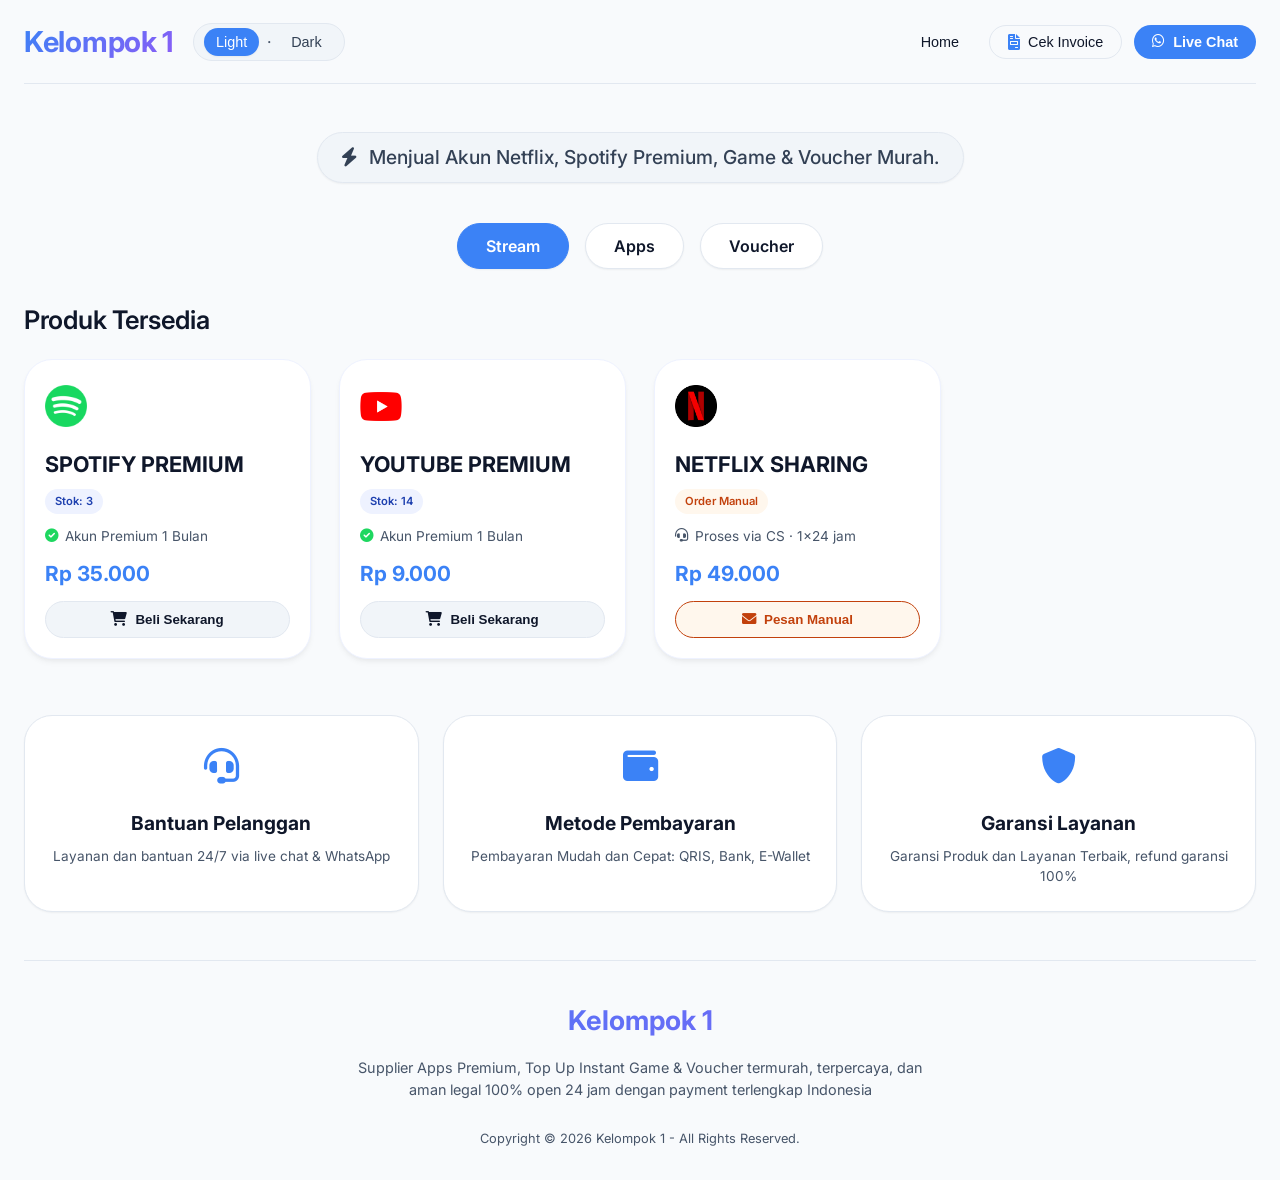
<file: index.html>
<!DOCTYPE html>
<html lang="id">
<head>
    <meta charset="UTF-8">
    <meta name="viewport" content="width=device-width, initial-scale=1.0, maximum-scale=1.0, user-scalable=yes">
    <title>Kelompok 1 - Supplier Apps & Voucher Premium</title>
    <!-- Font Awesome 6 -->
    <link rel="stylesheet" href="https://cdnjs.cloudflare.com/ajax/libs/font-awesome/6.0.0-beta3/css/all.min.css">
    <!-- Google Fonts Inter -->
    <link href="https://fonts.googleapis.com/css2?family=Inter:opsz,wght@14..32,300;14..32,400;14..32,500;14..32,600;14..32,700&display=swap" rel="stylesheet">
    <!-- External CSS -->
    <link rel="stylesheet" href="style.css">
</head>
<body>
    <div class="container">
        <div class="header">
            <div class="brand-section">
                <div class="logo">
                    <h1>Kelompok 1</h1>
                </div>
                <div class="theme-toggles">
                    <button class="theme-btn" id="lightModeBtn">Light</button>
                    <span style="color: var(--text-muted);">·</span>
                    <button class="theme-btn" id="darkModeBtn">Dark</button>
                </div>
            </div>
            <div class="action-buttons">
                <button class="btn-none" id="liveHome"> Home</button>
                <button class="btn-outline" id="invoiceBtn"><i class="fas fa-file-invoice"></i> Cek Invoice</button>
                <button class="btn-primary" id="liveChatBtn"><i class="fab fa-whatsapp"></i> Live Chat</button>
            </div>
        </div>

        <div class="hero">
            <div class="hero-tagline">
                <i class="fas fa-bolt" style="margin-right: 8px;"></i> Menjual Akun Netflix, Spotify Premium, Game & Voucher Murah.
            </div>
        </div>

        <div class="categories">
            <div class="cat-item active" data-category="stream">Stream</div>
            <div class="cat-item" data-category="apps">Apps</div>
            <div class="cat-item" data-category="voucher">Voucher</div>
        </div>

        <div>
            <h2 class="section-title">Produk Tersedia</h2>
            <div id="productsContainer" class="products-grid"></div>
        </div>

        <div class="features">
            <div class="feature-item">
                <div class="feature-icon"><i class="fas fa-headset"></i></div>
                <div class="feature-title">Bantuan Pelanggan</div>
                <div class="feature-desc">Layanan dan bantuan 24/7 via live chat & WhatsApp</div>
            </div>
            <div class="feature-item">
                <div class="feature-icon"><i class="fas fa-wallet"></i></div>
                <div class="feature-title">Metode Pembayaran</div>
                <div class="feature-desc">Pembayaran Mudah dan Cepat: QRIS, Bank, E-Wallet</div>
            </div>
            <div class="feature-item">
                <div class="feature-icon"><i class="fas fa-shield-alt"></i></div>
                <div class="feature-title">Garansi Layanan</div>
                <div class="feature-desc">Garansi Produk dan Layanan Terbaik, refund garansi 100%</div>
            </div>
        </div>

        <div class="footer">
            <div class="footer-logo">Kelompok 1</div>
            <div class="footer-desc">
                Supplier Apps Premium, Top Up Instant Game & Voucher termurah, terpercaya, dan aman legal 100% open 24 jam dengan payment terlengkap Indonesia
            </div>
            <div class="copyright">
                Copyright © 2026 Kelompok 1 - All Rights Reserved.
            </div>
        </div>
    </div>

    <div id="toastMsg" class="toast-msg"></div>

    <!-- External JavaScript -->
    <script src="script.js"></script>
</body>
</html>
</file>
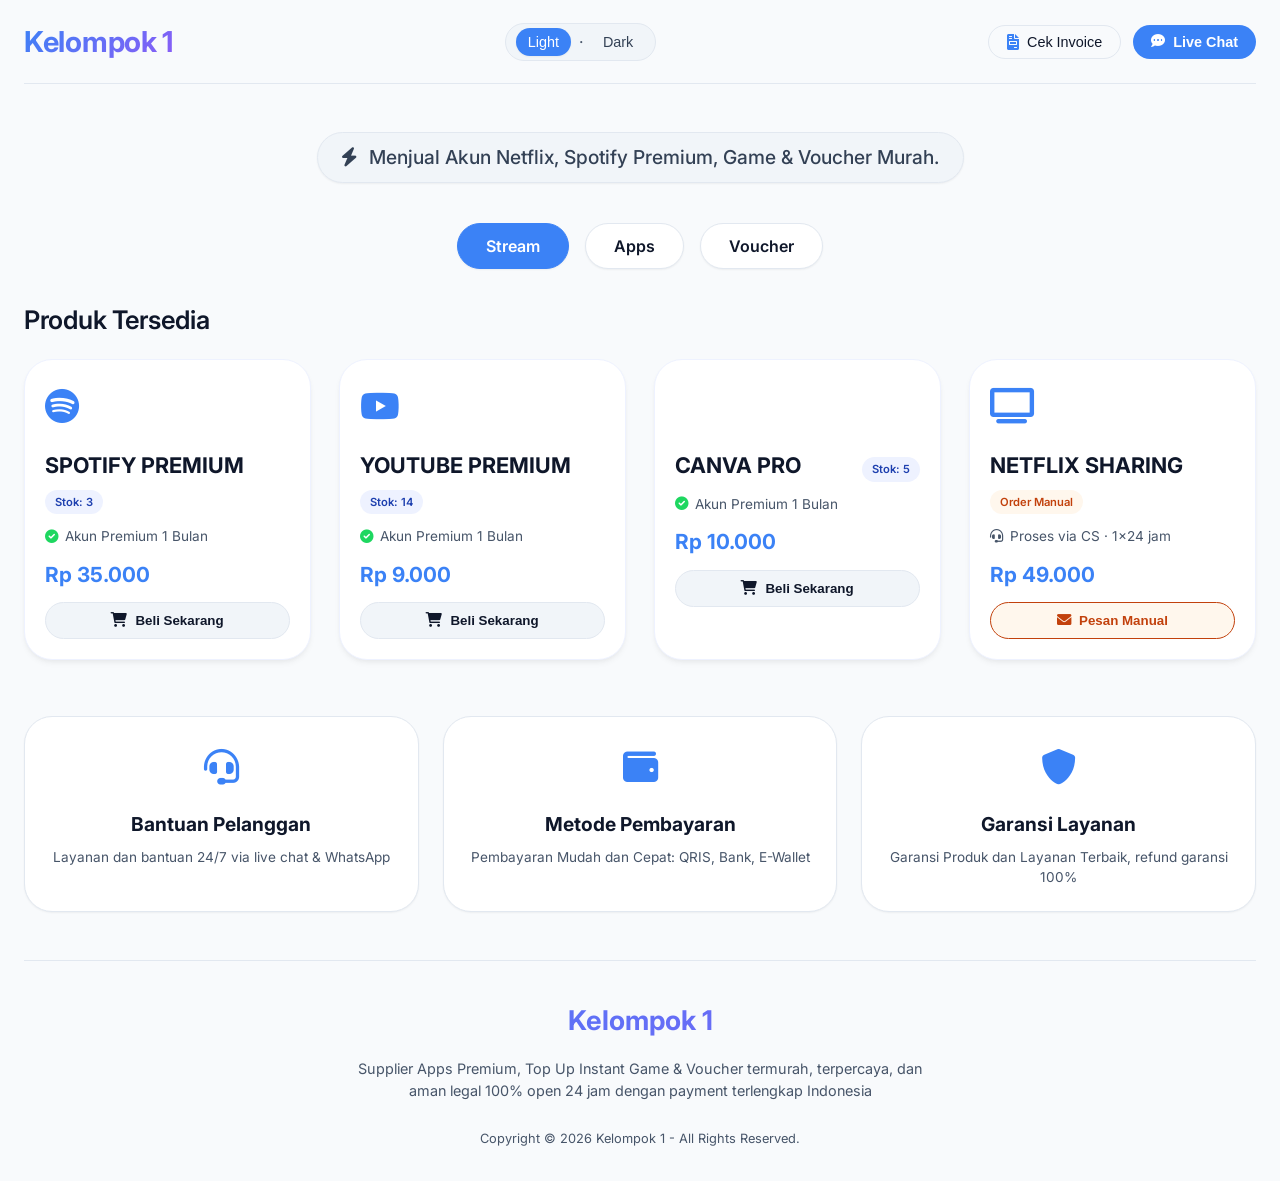
<file: code/index.html>
<!DOCTYPE html>
<html lang="id">
<head>
    <meta charset="UTF-8">
    <meta name="viewport" content="width=device-width, initial-scale=1.0, maximum-scale=1.0, user-scalable=yes">
    <title>Kelompok 1 - Supplier Apps & Voucher Premium</title>
    <!-- Font Awesome 6 (free) -->
    <link rel="stylesheet" href="https://cdnjs.cloudflare.com/ajax/libs/font-awesome/6.0.0-beta3/css/all.min.css">
    <!-- Google Fonts: Inter modern sans -->
    <link href="https://fonts.googleapis.com/css2?family=Inter:opsz,wght@14..32,300;14..32,400;14..32,500;14..32,600;14..32,700&display=swap" rel="stylesheet">
    <style>
        * {
            margin: 0;
            padding: 0;
            box-sizing: border-box;
            transition: background-color 0.25s ease, color 0.2s ease, border-color 0.2s ease;
        }

        body {
            font-family: 'Inter', sans-serif;
            background-color: var(--bg-body);
            color: var(--text-primary);
            line-height: 1.5;
        }

        /* CSS Variables for Light Mode (default) */
        :root {
            --bg-body: #f8fafc;
            --bg-surface: #ffffff;
            --bg-card: #ffffff;
            --bg-elevated: #f1f5f9;
            --text-primary: #0f172a;
            --text-secondary: #334155;
            --text-muted: #475569;
            --border-light: #e2e8f0;
            --border-card: #eef2ff;
            --accent: #3b82f6;
            --accent-hover: #2563eb;
            --badge-bg: #eef2ff;
            --badge-text: #1e40af;
            --manual-bg: #fff7ed;
            --manual-text: #c2410c;
            --shadow-sm: 0 1px 2px 0 rgb(0 0 0 / 0.05);
            --shadow-md: 0 4px 6px -1px rgb(0 0 0 / 0.05), 0 2px 4px -1px rgb(0 0 0 / 0.03);
            --shadow-lg: 0 10px 15px -3px rgb(0 0 0 / 0.08), 0 4px 6px -2px rgb(0 0 0 / 0.05);
        }

        /* Dark Mode Variables */
        body.dark {
            --bg-body: #0b1120;
            --bg-surface: #111827;
            --bg-card: #1e293b;
            --bg-elevated: #1f2a3e;
            --text-primary: #f1f5f9;
            --text-secondary: #cbd5e1;
            --text-muted: #94a3b8;
            --border-light: #1f2a3e;
            --border-card: #2d3a4e;
            --accent: #60a5fa;
            --accent-hover: #3b82f6;
            --badge-bg: #1e2a47;
            --badge-text: #93c5fd;
            --manual-bg: #2c2418;
            --manual-text: #fdba74;
            --shadow-sm: 0 1px 2px 0 rgb(0 0 0 / 0.3);
            --shadow-md: 0 4px 6px -1px rgb(0 0 0 / 0.3);
            --shadow-lg: 0 10px 15px -3px rgb(0 0 0 / 0.4);
        }

        /* container */
        .container {
            max-width: 1280px;
            margin: 0 auto;
            padding: 0 24px;
        }

        /* header */
        .header {
            display: flex;
            flex-wrap: wrap;
            align-items: center;
            justify-content: space-between;
            gap: 16px;
            padding: 20px 0;
            border-bottom: 1px solid var(--border-light);
        }

        .logo h1 {
            font-size: 1.8rem;
            font-weight: 700;
            background: linear-gradient(135deg, var(--accent), #8b5cf6);
            background-clip: text;
            -webkit-background-clip: text;
            color: transparent;
            letter-spacing: -0.3px;
        }

        .theme-toggles {
            display: flex;
            align-items: center;
            gap: 8px;
            background: var(--bg-elevated);
            padding: 4px 10px;
            border-radius: 60px;
            border: 1px solid var(--border-light);
        }

        .theme-btn {
            background: transparent;
            border: none;
            font-size: 0.9rem;
            font-weight: 500;
            padding: 6px 12px;
            border-radius: 40px;
            cursor: pointer;
            color: var(--text-secondary);
            transition: all 0.2s;
        }

        .theme-btn.active {
            background: var(--accent);
            color: white;
            box-shadow: var(--shadow-sm);
        }

        .theme-btn:not(.active):hover {
            background: var(--bg-surface);
            color: var(--text-primary);
        }

        .action-buttons {
            display: flex;
            gap: 12px;
        }

        .btn-outline {
            background: transparent;
            border: 1px solid var(--border-light);
            padding: 8px 18px;
            border-radius: 40px;
            font-weight: 500;
            font-size: 0.9rem;
            color: var(--text-primary);
            cursor: pointer;
            transition: 0.2s;
            display: flex;
            align-items: center;
            gap: 8px;
        }

        .btn-outline i {
            font-size: 1rem;
            color: var(--accent);
        }

        .btn-outline:hover {
            background: var(--bg-elevated);
            border-color: var(--accent);
            transform: translateY(-1px);
        }

        .btn-primary {
            background: var(--accent);
            border: none;
            padding: 8px 18px;
            border-radius: 40px;
            font-weight: 600;
            font-size: 0.9rem;
            color: white;
            cursor: pointer;
            transition: 0.2s;
            display: flex;
            align-items: center;
            gap: 8px;
        }

        .btn-primary:hover {
            background: var(--accent-hover);
            transform: translateY(-1px);
        }

        /* hero / tagline */
        .hero {
            text-align: center;
            margin: 48px 0 32px;
        }

        .hero-tagline {
            font-size: 1.2rem;
            font-weight: 500;
            background: var(--bg-elevated);
            display: inline-block;
            padding: 10px 24px;
            border-radius: 60px;
            color: var(--text-secondary);
            backdrop-filter: blur(4px);
            box-shadow: var(--shadow-sm);
            border: 1px solid var(--border-light);
        }

        /* category tabs (Stream, Apps, Voucher) */
        .categories {
            display: flex;
            justify-content: center;
            gap: 16px;
            margin: 40px 0 32px;
            flex-wrap: wrap;
        }

        .cat-item {
            background: var(--bg-surface);
            border: 1px solid var(--border-light);
            padding: 10px 28px;
            border-radius: 40px;
            font-weight: 600;
            font-size: 1rem;
            cursor: default;
            box-shadow: var(--shadow-sm);
            color: var(--text-primary);
        }

        .cat-item.active {
            background: var(--accent);
            color: white;
            border-color: var(--accent);
        }

        /* product grid */
        .section-title {
            font-size: 1.6rem;
            font-weight: 600;
            margin: 24px 0 16px;
            letter-spacing: -0.3px;
        }

        .products-grid {
            display: grid;
            grid-template-columns: repeat(auto-fill, minmax(260px, 1fr));
            gap: 28px;
            margin: 20px 0 48px;
        }

        .product-card {
            background: var(--bg-card);
            border-radius: 28px;
            padding: 20px;
            box-shadow: var(--shadow-md);
            border: 1px solid var(--border-card);
            transition: transform 0.2s, box-shadow 0.2s;
        }

        .product-card:hover {
            transform: translateY(-4px);
            box-shadow: var(--shadow-lg);
        }

        .product-icon {
            font-size: 2.2rem;
            margin-bottom: 16px;
            color: var(--accent);
        }

        .product-title {
            font-size: 1.35rem;
            font-weight: 700;
            display: flex;
            justify-content: space-between;
            align-items: baseline;
            flex-wrap: wrap;
            gap: 8px;
            margin-bottom: 12px;
        }

        .product-title span:first-child {
            color: var(--text-primary);
        }

        .stock-badge {
            background: var(--badge-bg);
            color: var(--badge-text);
            font-size: 0.7rem;
            font-weight: 600;
            padding: 4px 10px;
            border-radius: 30px;
        }

        .manual-badge {
            background: var(--manual-bg);
            color: var(--manual-text);
            font-size: 0.7rem;
            font-weight: 600;
            padding: 4px 10px;
            border-radius: 30px;
        }

        .product-desc {
            font-size: 0.85rem;
            color: var(--text-muted);
            margin: 8px 0 12px;
            display: flex;
            align-items: center;
            gap: 6px;
        }

        .price {
            font-weight: 700;
            font-size: 1.3rem;
            margin: 12px 0;
            color: var(--accent);
        }

        .buy-btn {
            width: 100%;
            background: var(--bg-elevated);
            border: 1px solid var(--border-light);
            padding: 10px 0;
            border-radius: 40px;
            font-weight: 600;
            cursor: pointer;
            transition: 0.2s;
            color: var(--text-primary);
            display: flex;
            align-items: center;
            justify-content: center;
            gap: 8px;
        }

        .buy-btn i {
            font-size: 0.9rem;
        }

        .buy-btn:hover {
            background: var(--accent);
            border-color: var(--accent);
            color: white;
        }

        .btn-manual {
            background: var(--manual-bg);
            border-color: var(--manual-text);
            color: var(--manual-text);
        }

        .btn-manual:hover {
            background: var(--manual-text);
            color: #1e1b10;
            border-color: var(--manual-text);
        }

        /* features row */
        .features {
            display: flex;
            flex-wrap: wrap;
            justify-content: space-between;
            gap: 24px;
            margin: 56px 0 48px;
        }

        .feature-item {
            flex: 1;
            min-width: 180px;
            background: var(--bg-surface);
            padding: 24px 16px;
            border-radius: 28px;
            text-align: center;
            border: 1px solid var(--border-light);
            box-shadow: var(--shadow-sm);
        }

        .feature-icon {
            font-size: 2.2rem;
            margin-bottom: 16px;
            color: var(--accent);
        }

        .feature-title {
            font-weight: 700;
            font-size: 1.2rem;
            margin-bottom: 8px;
        }

        .feature-desc {
            font-size: 0.85rem;
            color: var(--text-muted);
        }

        /* footer */
        .footer {
            border-top: 1px solid var(--border-light);
            padding: 40px 0 32px;
            margin-top: 20px;
            text-align: center;
        }

        .footer-logo {
            font-size: 1.7rem;
            font-weight: 700;
            background: linear-gradient(135deg, var(--accent), #8b5cf6);
            background-clip: text;
            -webkit-background-clip: text;
            color: transparent;
            margin-bottom: 16px;
        }

        .footer-desc {
            max-width: 600px;
            margin: 12px auto;
            color: var(--text-muted);
            font-size: 0.9rem;
        }

        .copyright {
            margin-top: 28px;
            font-size: 0.8rem;
            color: var(--text-muted);
        }

        /* Responsive */
        @media (max-width: 768px) {
            .container {
                padding: 0 20px;
            }
            .header {
                flex-direction: column;
                align-items: stretch;
            }
            .action-buttons {
                justify-content: center;
            }
            .theme-toggles {
                align-self: center;
            }
            .hero-tagline {
                font-size: 1rem;
                padding: 8px 18px;
            }
            .products-grid {
                gap: 20px;
            }
        }

        @media (max-width: 480px) {
            .product-title {
                font-size: 1.2rem;
            }
            .features {
                flex-direction: column;
            }
        }

        /* Notifications for demo */
        .toast-msg {
            position: fixed;
            bottom: 24px;
            left: 50%;
            transform: translateX(-50%);
            background: var(--accent);
            color: white;
            padding: 10px 24px;
            border-radius: 60px;
            font-size: 0.85rem;
            font-weight: 500;
            z-index: 1000;
            opacity: 0;
            transition: opacity 0.2s;
            pointer-events: none;
            box-shadow: var(--shadow-lg);
        }
    </style>
</head>
<body>
    <div class="container">
        <!-- Header -->
        <div class="header">
            <div class="logo">
                <h1>Kelompok 1</h1>
            </div>
            <div class="theme-toggles">
                <button class="theme-btn" id="lightModeBtn">Light</button>
                <span style="color: var(--text-muted);">·</span>
                <button class="theme-btn" id="darkModeBtn">Dark</button>
            </div>
            <div class="action-buttons">
                <button class="btn-outline" id="invoiceBtn"><i class="fas fa-file-invoice"></i> Cek Invoice</button>
                <button class="btn-primary" id="liveChatBtn"><i class="fas fa-comment-dots"></i> Live Chat</button>
            </div>
        </div>

        <!-- Hero Tagline -->
        <div class="hero">
            <div class="hero-tagline">
                <i class="fas fa-bolt" style="margin-right: 8px;"></i> Menjual Akun Netflix, Spotify Premium, Game & Voucher Murah.
            </div>
        </div>

        <!-- Kategori Stream · Apps · Voucher (static, menyesuaikan tampilan gambar) -->
        <div class="categories">
            <div class="cat-item active">Stream</div>
            <div class="cat-item">Apps</div>
            <div class="cat-item">Voucher</div>
        </div>

        <!-- Daftar Produk sesuai gambar: Spotify, YouTube, Canva, Netflix -->
        <div>
            <h2 class="section-title">Produk Tersedia</h2>
            <div class="products-grid">
                <!-- Spotify Premium -->
                <div class="product-card">
                    <div class="product-icon"><i class="fab fa-spotify"></i></div>
                    <div class="product-title">
                        <span>SPOTIFY PREMIUM</span>
                        <span class="stock-badge">Stok: 3</span>
                    </div>
                    <div class="product-desc">
                        <i class="fas fa-check-circle" style="color: #1ed760;"></i> Akun Premium 1 Bulan
                    </div>
                    <div class="price">Rp 35.000</div>
                    <button class="buy-btn product-buy" data-product="Spotify Premium"><i class="fas fa-shopping-cart"></i> Beli Sekarang</button>
                </div>

                <!-- YouTube Premium -->
                <div class="product-card">
                    <div class="product-icon"><i class="fab fa-youtube"></i></div>
                    <div class="product-title">
                        <span>YOUTUBE PREMIUM</span>
                        <span class="stock-badge">Stok: 14</span>
                    </div>
                    <div class="product-desc">
                        <i class="fas fa-check-circle" style="color: #1ed760;"></i> Akun Premium 1 Bulan
                    </div>
                    <div class="price">Rp 9.000</div>
                    <button class="buy-btn product-buy" data-product="YouTube Premium"><i class="fas fa-shopping-cart"></i> Beli Sekarang</button>
                </div>

                <!-- Canva PRO -->
                <div class="product-card">
                    <div class="product-icon"><i class="fab fa-canva"></i></div>
                    <div class="product-title">
                        <span>CANVA PRO</span>
                        <span class="stock-badge">Stok: 5</span>
                    </div>
                    <div class="product-desc">
                        <i class="fas fa-check-circle" style="color: #1ed760;"></i> Akun Premium 1 Bulan
                    </div>
                    <div class="price">Rp 10.000</div>
                    <button class="buy-btn product-buy" data-product="Canva PRO"><i class="fas fa-shopping-cart"></i> Beli Sekarang</button>
                </div>

                <!-- NETFLIX SHARING (Order Manual) -->
                <div class="product-card">
                    <div class="product-icon"><i class="fas fa-tv"></i></div>
                    <div class="product-title">
                        <span>NETFLIX SHARING</span>
                        <span class="manual-badge">Order Manual</span>
                    </div>
                    <div class="product-desc">
                        <i class="fas fa-headset"></i> Proses via CS · 1x24 jam
                    </div>
                    <div class="price">Rp 49.000</div>
                    <button class="buy-btn btn-manual product-buy" data-product="Netflix Sharing (Manual)"><i class="fas fa-envelope"></i> Pesan Manual</button>
                </div>
            </div>
        </div>

        <!-- 3 Layanan Unggulan: Bantuan Pelanggan, Metode Pembayaran, Garansi Layanan -->
        <div class="features">
            <div class="feature-item">
                <div class="feature-icon"><i class="fas fa-headset"></i></div>
                <div class="feature-title">Bantuan Pelanggan</div>
                <div class="feature-desc">Layanan dan bantuan 24/7 via live chat & WhatsApp</div>
            </div>
            <div class="feature-item">
                <div class="feature-icon"><i class="fas fa-wallet"></i></div>
                <div class="feature-title">Metode Pembayaran</div>
                <div class="feature-desc">Pembayaran Mudah dan Cepat: QRIS, Bank, E-Wallet</div>
            </div>
            <div class="feature-item">
                <div class="feature-icon"><i class="fas fa-shield-alt"></i></div>
                <div class="feature-title">Garansi Layanan</div>
                <div class="feature-desc">Garansi Produk dan Layanan Terbaik, refund garansi 100%</div>
            </div>
        </div>

        <!-- Footer -->
        <div class="footer">
            <div class="footer-logo">Kelompok 1</div>
            <div class="footer-desc">
                Supplier Apps Premium, Top Up Instant Game & Voucher termurah, terpercaya, dan aman legal 100% open 24 jam dengan payment terlengkap Indonesia
            </div>
            <div class="copyright">
                Copyright © 2026 Kelompok 1 - All Rights Reserved.
            </div>
        </div>
    </div>

    <!-- Simple toast notifikasi -->
    <div id="toastMsg" class="toast-msg">Demo notifikasi</div>

    <script>
        // Dark / Light Mode Logic sesuai "Light · Dark"
        const body = document.body;
        const lightBtn = document.getElementById('lightModeBtn');
        const darkBtn = document.getElementById('darkModeBtn');

        // Cek preferensi local storage
        function setTheme(theme) {
            if (theme === 'dark') {
                body.classList.add('dark');
                localStorage.setItem('kelompok1-theme', 'dark');
                darkBtn.classList.add('active');
                lightBtn.classList.remove('active');
            } else {
                body.classList.remove('dark');
                localStorage.setItem('kelompok1-theme', 'light');
                lightBtn.classList.add('active');
                darkBtn.classList.remove('active');
            }
        }

        const savedTheme = localStorage.getItem('kelompok1-theme');
        if (savedTheme === 'dark') {
            setTheme('dark');
        } else {
            setTheme('light');
        }

        lightBtn.addEventListener('click', () => setTheme('light'));
        darkBtn.addEventListener('click', () => setTheme('dark'));

        // Fungsi toast sederhana
        const toast = document.getElementById('toastMsg');
        function showMessage(text, isError = false) {
            toast.style.backgroundColor = isError ? '#dc2626' : 'var(--accent)';
            toast.textContent = text;
            toast.style.opacity = '1';
            setTimeout(() => {
                toast.style.opacity = '0';
            }, 2500);
        }

        // Tombol Cek Invoice & Live Chat
        const invoiceBtn = document.getElementById('invoiceBtn');
        const chatBtn = document.getElementById('liveChatBtn');

        invoiceBtn.addEventListener('click', () => {
            showMessage('📄 Demo: Silakan hubungi CS untuk cek invoice (info@kelompok1.com)');
        });

        chatBtn.addEventListener('click', () => {
            showMessage('💬 Live Chat 24/7 siap membantu! (Demo interaksi)');
        });

        // Tombol Beli / Pesan pada produk (simulasi)
        const buyButtons = document.querySelectorAll('.product-buy');
        buyButtons.forEach(btn => {
            btn.addEventListener('click', (e) => {
                e.stopPropagation();
                const productName = btn.getAttribute('data-product') || 'produk';
                // Jika tombol berkelas btn-manual, bedakan pesan
                if (btn.classList.contains('btn-manual')) {
                    showMessage(`📞 Produk ${productName} memerlukan order manual. Silakan hubungi Live Chat!`);
                } else {
                    showMessage(`✅ ${productName} ditambahkan ke keranjang demo. Pengiriman instan 1 detik! (Simulasi)`);
                }
            });
        });

        // Interaksi tambahan untuk efek live chat / invoice bisa memberi kesan dinamis
        // Optional: menampilkan informasi bahwa stok terbatas di beberapa produk
        const stockSpots = document.querySelectorAll('.stock-badge');
        stockSpots.forEach(badge => {
            if (badge.innerText.includes('Stok: 3')) {
                // tidak ada aksi khusus, hanya visual
            }
        });

        // Simulasi mengingatkan pengguna bahwa Disney adalah manual order
        console.log('Landing page Kelompok 1 siap — berdasarkan gambar yang disediakan');
        
        // sedikit sentuhan tambahan untuk tombol kategori (hanya visual, tidak ada filter produk biar sederhana)
        const catItems = document.querySelectorAll('.cat-item');
        catItems.forEach(cat => {
            cat.addEventListener('click', function() {
                // Hanya memberi notifikasi bahwa ini demo kategori, tidak merubah data karena landing sederhana
                showMessage(`🔍 Menampilkan kategori "${this.innerText}" (demo) — semua produk tersedia`);
                catItems.forEach(c => c.classList.remove('active'));
                this.classList.add('active');
            });
        });
    </script>
</body>
</html>
</file>
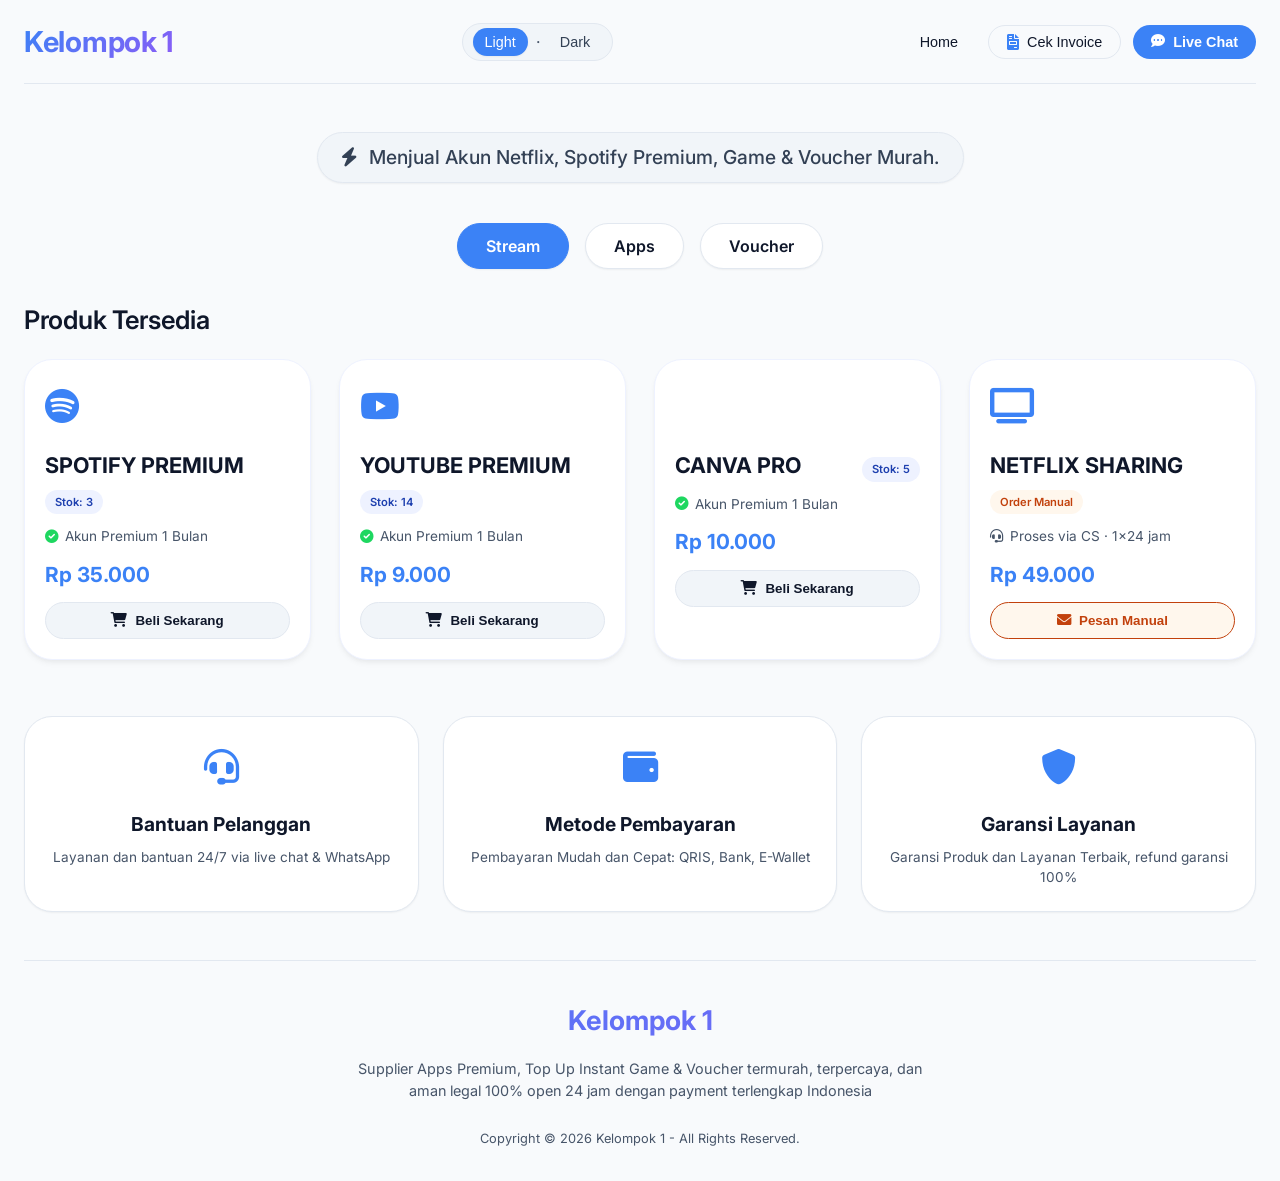
<file: code/apps.html>
<!DOCTYPE html>
<html lang="id">
<head>
    <meta charset="UTF-8">
    <meta name="viewport" content="width=device-width, initial-scale=1.0, maximum-scale=1.0, user-scalable=yes">
    <title>Kelompok 1 - Supplier Apps & Voucher Premium</title>
    <!-- Font Awesome 6 (free) -->
    <link rel="stylesheet" href="https://cdnjs.cloudflare.com/ajax/libs/font-awesome/6.0.0-beta3/css/all.min.css">
    <!-- Google Fonts: Inter modern sans -->
    <link href="https://fonts.googleapis.com/css2?family=Inter:opsz,wght@14..32,300;14..32,400;14..32,500;14..32,600;14..32,700&display=swap" rel="stylesheet">
    <style>
        * {
            margin: 0;
            padding: 0;
            box-sizing: border-box;
            transition: background-color 0.25s ease, color 0.2s ease, border-color 0.2s ease;
        }

        body {
            font-family: 'Inter', sans-serif;
            background-color: var(--bg-body);
            color: var(--text-primary);
            line-height: 1.5;
        }

        /* CSS Variables for Light Mode (default) */
        :root {
            --bg-body: #f8fafc;
            --bg-surface: #ffffff;
            --bg-card: #ffffff;
            --bg-elevated: #f1f5f9;
            --text-primary: #0f172a;
            --text-secondary: #334155;
            --text-muted: #475569;
            --border-light: #e2e8f0;
            --border-card: #eef2ff;
            --accent: #3b82f6;
            --accent-hover: #2563eb;
            --badge-bg: #eef2ff;
            --badge-text: #1e40af;
            --manual-bg: #fff7ed;
            --manual-text: #c2410c;
            --shadow-sm: 0 1px 2px 0 rgb(0 0 0 / 0.05);
            --shadow-md: 0 4px 6px -1px rgb(0 0 0 / 0.05), 0 2px 4px -1px rgb(0 0 0 / 0.03);
            --shadow-lg: 0 10px 15px -3px rgb(0 0 0 / 0.08), 0 4px 6px -2px rgb(0 0 0 / 0.05);
        }

        /* Dark Mode Variables */
        body.dark {
            --bg-body: #0b1120;
            --bg-surface: #111827;
            --bg-card: #1e293b;
            --bg-elevated: #1f2a3e;
            --text-primary: #f1f5f9;
            --text-secondary: #cbd5e1;
            --text-muted: #94a3b8;
            --border-light: #1f2a3e;
            --border-card: #2d3a4e;
            --accent: #60a5fa;
            --accent-hover: #3b82f6;
            --badge-bg: #1e2a47;
            --badge-text: #93c5fd;
            --manual-bg: #2c2418;
            --manual-text: #fdba74;
            --shadow-sm: 0 1px 2px 0 rgb(0 0 0 / 0.3);
            --shadow-md: 0 4px 6px -1px rgb(0 0 0 / 0.3);
            --shadow-lg: 0 10px 15px -3px rgb(0 0 0 / 0.4);
        }

        /* container */
        .container {
            max-width: 1280px;
            margin: 0 auto;
            padding: 0 24px;
        }

        /* header */
        .header {
            display: flex;
            flex-wrap: wrap;
            align-items: center;
            justify-content: space-between;
            gap: 16px;
            padding: 20px 0;
            border-bottom: 1px solid var(--border-light);
        }

        .logo h1 {
            font-size: 1.8rem;
            font-weight: 700;
            background: linear-gradient(135deg, var(--accent), #8b5cf6);
            background-clip: text;
            -webkit-background-clip: text;
            color: transparent;
            letter-spacing: -0.3px;
        }

        .theme-toggles {
            display: flex;
            align-items: center;
            gap: 8px;
            background: var(--bg-elevated);
            padding: 4px 10px;
            border-radius: 60px;
            border: 1px solid var(--border-light);
        }

        .theme-btn {
            background: transparent;
            border: none;
            font-size: 0.9rem;
            font-weight: 500;
            padding: 6px 12px;
            border-radius: 40px;
            cursor: pointer;
            color: var(--text-secondary);
            transition: all 0.2s;
        }

        .theme-btn.active {
            background: var(--accent);
            color: white;
            box-shadow: var(--shadow-sm);
        }

        .theme-btn:not(.active):hover {
            background: var(--bg-surface);
            color: var(--text-primary);
        }

        .action-buttons {
            display: flex;
            gap: 12px;
        }

        .btn-none {
            background: transparent;
            border: 0px solid var(--border-light);
            padding: 8px 18px;
            border-radius: 40px;
            font-weight: 500;
            font-size: 0.9rem;
            color: var(--text-primary);
            cursor: pointer;
            transition: 0.2s;
            display: flex;
            align-items: center;
            gap: 8px;
        }

        .btn-outline {
            background: transparent;
            border: 1px solid var(--border-light);
            padding: 8px 18px;
            border-radius: 40px;
            font-weight: 500;
            font-size: 0.9rem;
            color: var(--text-primary);
            cursor: pointer;
            transition: 0.2s;
            display: flex;
            align-items: center;
            gap: 8px;
        }

        .btn-outline i {
            font-size: 1rem;
            color: var(--accent);
        }

        .btn-outline:hover {
            background: var(--bg-elevated);
            border-color: var(--accent);
            transform: translateY(-1px);
        }

        .btn-primary {
            background: var(--accent);
            border: none;
            padding: 8px 18px;
            border-radius: 40px;
            font-weight: 600;
            font-size: 0.9rem;
            color: white;
            cursor: pointer;
            transition: 0.2s;
            display: flex;
            align-items: center;
            gap: 8px;
        }

        .btn-primary:hover {
            background: var(--accent-hover);
            transform: translateY(-1px);
        }

        /* hero / tagline */
        .hero {
            text-align: center;
            margin: 48px 0 32px;
        }

        .hero-tagline {
            font-size: 1.2rem;
            font-weight: 500;
            background: var(--bg-elevated);
            display: inline-block;
            padding: 10px 24px;
            border-radius: 60px;
            color: var(--text-secondary);
            backdrop-filter: blur(4px);
            box-shadow: var(--shadow-sm);
            border: 1px solid var(--border-light);
        }

        /* category tabs (Stream, Apps, Voucher) */
        .categories {
            display: flex;
            justify-content: center;
            gap: 16px;
            margin: 40px 0 32px;
            flex-wrap: wrap;
        }

        .cat-item {
            background: var(--bg-surface);
            border: 1px solid var(--border-light);
            padding: 10px 28px;
            border-radius: 40px;
            font-weight: 600;
            font-size: 1rem;
            cursor: default;
            box-shadow: var(--shadow-sm);
            color: var(--text-primary);
        }

        .cat-item.active {
            background: var(--accent);
            color: white;
            border-color: var(--accent);
        }

        /* product grid */
        .section-title {
            font-size: 1.6rem;
            font-weight: 600;
            margin: 24px 0 16px;
            letter-spacing: -0.3px;
        }

        .products-grid {
            display: grid;
            grid-template-columns: repeat(auto-fill, minmax(260px, 1fr));
            gap: 28px;
            margin: 20px 0 48px;
        }

        .product-card {
            background: var(--bg-card);
            border-radius: 28px;
            padding: 20px;
            box-shadow: var(--shadow-md);
            border: 1px solid var(--border-card);
            transition: transform 0.2s, box-shadow 0.2s;
        }

        .product-card:hover {
            transform: translateY(-4px);
            box-shadow: var(--shadow-lg);
        }

        .product-icon {
            font-size: 2.2rem;
            margin-bottom: 16px;
            color: var(--accent);
        }

        .product-title {
            font-size: 1.35rem;
            font-weight: 700;
            display: flex;
            justify-content: space-between;
            align-items: baseline;
            flex-wrap: wrap;
            gap: 8px;
            margin-bottom: 12px;
        }

        .product-title span:first-child {
            color: var(--text-primary);
        }

        .stock-badge {
            background: var(--badge-bg);
            color: var(--badge-text);
            font-size: 0.7rem;
            font-weight: 600;
            padding: 4px 10px;
            border-radius: 30px;
        }

        .manual-badge {
            background: var(--manual-bg);
            color: var(--manual-text);
            font-size: 0.7rem;
            font-weight: 600;
            padding: 4px 10px;
            border-radius: 30px;
        }

        .product-desc {
            font-size: 0.85rem;
            color: var(--text-muted);
            margin: 8px 0 12px;
            display: flex;
            align-items: center;
            gap: 6px;
        }

        .price {
            font-weight: 700;
            font-size: 1.3rem;
            margin: 12px 0;
            color: var(--accent);
        }

        .buy-btn {
            width: 100%;
            background: var(--bg-elevated);
            border: 1px solid var(--border-light);
            padding: 10px 0;
            border-radius: 40px;
            font-weight: 600;
            cursor: pointer;
            transition: 0.2s;
            color: var(--text-primary);
            display: flex;
            align-items: center;
            justify-content: center;
            gap: 8px;
        }

        .buy-btn i {
            font-size: 0.9rem;
        }

        .buy-btn:hover {
            background: var(--accent);
            border-color: var(--accent);
            color: white;
        }

        .btn-manual {
            background: var(--manual-bg);
            border-color: var(--manual-text);
            color: var(--manual-text);
        }

        .btn-manual:hover {
            background: var(--manual-text);
            color: #1e1b10;
            border-color: var(--manual-text);
        }

        /* features row */
        .features {
            display: flex;
            flex-wrap: wrap;
            justify-content: space-between;
            gap: 24px;
            margin: 56px 0 48px;
        }

        .feature-item {
            flex: 1;
            min-width: 180px;
            background: var(--bg-surface);
            padding: 24px 16px;
            border-radius: 28px;
            text-align: center;
            border: 1px solid var(--border-light);
            box-shadow: var(--shadow-sm);
        }

        .feature-icon {
            font-size: 2.2rem;
            margin-bottom: 16px;
            color: var(--accent);
        }

        .feature-title {
            font-weight: 700;
            font-size: 1.2rem;
            margin-bottom: 8px;
        }

        .feature-desc {
            font-size: 0.85rem;
            color: var(--text-muted);
        }

        /* footer */
        .footer {
            border-top: 1px solid var(--border-light);
            padding: 40px 0 32px;
            margin-top: 20px;
            text-align: center;
        }

        .footer-logo {
            font-size: 1.7rem;
            font-weight: 700;
            background: linear-gradient(135deg, var(--accent), #8b5cf6);
            background-clip: text;
            -webkit-background-clip: text;
            color: transparent;
            margin-bottom: 16px;
        }

        .footer-desc {
            max-width: 600px;
            margin: 12px auto;
            color: var(--text-muted);
            font-size: 0.9rem;
        }

        .copyright {
            margin-top: 28px;
            font-size: 0.8rem;
            color: var(--text-muted);
        }

        /* Responsive */
        @media (max-width: 768px) {
            .container {
                padding: 0 20px;
            }
            .header {
                flex-direction: column;
                align-items: stretch;
            }
            .action-buttons {
                justify-content: center;
            }
            .theme-toggles {
                align-self: center;
            }
            .hero-tagline {
                font-size: 1rem;
                padding: 8px 18px;
            }
            .products-grid {
                gap: 20px;
            }
        }

        @media (max-width: 480px) {
            .product-title {
                font-size: 1.2rem;
            }
            .features {
                flex-direction: column;
            }
        }

        /* Notifications for demo */
        .toast-msg {
            position: fixed;
            bottom: 24px;
            left: 50%;
            transform: translateX(-50%);
            background: var(--accent);
            color: white;
            padding: 10px 24px;
            border-radius: 60px;
            font-size: 0.85rem;
            font-weight: 500;
            z-index: 1000;
            opacity: 0;
            transition: opacity 0.2s;
            pointer-events: none;
            box-shadow: var(--shadow-lg);
        }
    </style>
</head>
<body>
    <div class="container">
        <!-- Header -->
        <div class="header">
            <div class="logo">
                <h1>Kelompok 1</h1>
            </div>
            <div class="theme-toggles">
                <button class="theme-btn" id="lightModeBtn">Light</button>
                <span style="color: var(--text-muted);">·</span>
                <button class="theme-btn" id="darkModeBtn">Dark</button>
            </div>
            <div class="action-buttons">
                <button class="btn-none" id="liveHome"> Home</button>
                <button class="btn-outline" id="invoiceBtn"><i class="fas fa-file-invoice"></i> Cek Invoice</button>
                <button class="btn-primary" id="liveChatBtn"><i class="fas fa-comment-dots"></i> Live Chat</button>
            </div>
        </div>

        <!-- Hero Tagline -->
        <div class="hero">
            <div class="hero-tagline">
                <i class="fas fa-bolt" style="margin-right: 8px;"></i> Menjual Akun Netflix, Spotify Premium, Game & Voucher Murah.
            </div>
        </div>

        <!-- Kategori Stream · Apps · Voucher (static, menyesuaikan tampilan gambar) -->
        <div class="categories">
            <div class="cat-item active">Stream</div>
            <div class="cat-item">Apps</div>
            <div class="cat-item">Voucher</div>
        </div>

        <!-- Daftar Produk sesuai gambar: Spotify, YouTube, Canva, Netflix -->
        <div>
            <h2 class="section-title">Produk Tersedia</h2>
            <div class="products-grid">
                <!-- Spotify Premium -->
                <div class="product-card">
                    <div class="product-icon"><i class="fab fa-spotify"></i></div>
                    <div class="product-title">
                        <span>SPOTIFY PREMIUM</span>
                        <span class="stock-badge">Stok: 3</span>
                    </div>
                    <div class="product-desc">
                        <i class="fas fa-check-circle" style="color: #1ed760;"></i> Akun Premium 1 Bulan
                    </div>
                    <div class="price">Rp 35.000</div>
                    <button class="buy-btn product-buy" data-product="Spotify Premium"><i class="fas fa-shopping-cart"></i> Beli Sekarang</button>
                </div>

                <!-- YouTube Premium -->
                <div class="product-card">
                    <div class="product-icon"><i class="fab fa-youtube"></i></div>
                    <div class="product-title">
                        <span>YOUTUBE PREMIUM</span>
                        <span class="stock-badge">Stok: 14</span>
                    </div>
                    <div class="product-desc">
                        <i class="fas fa-check-circle" style="color: #1ed760;"></i> Akun Premium 1 Bulan
                    </div>
                    <div class="price">Rp 9.000</div>
                    <button class="buy-btn product-buy" data-product="YouTube Premium"><i class="fas fa-shopping-cart"></i> Beli Sekarang</button>
                </div>

                <!-- Canva PRO -->
                <div class="product-card">
                    <div class="product-icon"><i class="fab fa-canva"></i></div>
                    <div class="product-title">
                        <span>CANVA PRO</span>
                        <span class="stock-badge">Stok: 5</span>
                    </div>
                    <div class="product-desc">
                        <i class="fas fa-check-circle" style="color: #1ed760;"></i> Akun Premium 1 Bulan
                    </div>
                    <div class="price">Rp 10.000</div>
                    <button class="buy-btn product-buy" data-product="Canva PRO"><i class="fas fa-shopping-cart"></i> Beli Sekarang</button>
                </div>

                <!-- NETFLIX SHARING (Order Manual) -->
                <div class="product-card">
                    <div class="product-icon"><i class="fas fa-tv"></i></div>
                    <div class="product-title">
                        <span>NETFLIX SHARING</span>
                        <span class="manual-badge">Order Manual</span>
                    </div>
                    <div class="product-desc">
                        <i class="fas fa-headset"></i> Proses via CS · 1x24 jam
                    </div>
                    <div class="price">Rp 49.000</div>
                    <button class="buy-btn btn-manual product-buy" data-product="Netflix Sharing (Manual)"><i class="fas fa-envelope"></i> Pesan Manual</button>
                </div>
            </div>
        </div>

        <!-- 3 Layanan Unggulan: Bantuan Pelanggan, Metode Pembayaran, Garansi Layanan -->
        <div class="features">
            <div class="feature-item">
                <div class="feature-icon"><i class="fas fa-headset"></i></div>
                <div class="feature-title">Bantuan Pelanggan</div>
                <div class="feature-desc">Layanan dan bantuan 24/7 via live chat & WhatsApp</div>
            </div>
            <div class="feature-item">
                <div class="feature-icon"><i class="fas fa-wallet"></i></div>
                <div class="feature-title">Metode Pembayaran</div>
                <div class="feature-desc">Pembayaran Mudah dan Cepat: QRIS, Bank, E-Wallet</div>
            </div>
            <div class="feature-item">
                <div class="feature-icon"><i class="fas fa-shield-alt"></i></div>
                <div class="feature-title">Garansi Layanan</div>
                <div class="feature-desc">Garansi Produk dan Layanan Terbaik, refund garansi 100%</div>
            </div>
        </div>

        <!-- Footer -->
        <div class="footer">
            <div class="footer-logo">Kelompok 1</div>
            <div class="footer-desc">
                Supplier Apps Premium, Top Up Instant Game & Voucher termurah, terpercaya, dan aman legal 100% open 24 jam dengan payment terlengkap Indonesia
            </div>
            <div class="copyright">
                Copyright © 2026 Kelompok 1 - All Rights Reserved.
            </div>
        </div>
    </div>

    <!-- Simple toast notifikasi -->
    <div id="toastMsg" class="toast-msg">Demo notifikasi</div>

    <script>
        // Dark / Light Mode Logic sesuai "Light · Dark"
        const body = document.body;
        const lightBtn = document.getElementById('lightModeBtn');
        const darkBtn = document.getElementById('darkModeBtn');

        // Cek preferensi local storage
        function setTheme(theme) {
            if (theme === 'dark') {
                body.classList.add('dark');
                localStorage.setItem('kelompok1-theme', 'dark');
                darkBtn.classList.add('active');
                lightBtn.classList.remove('active');
            } else {
                body.classList.remove('dark');
                localStorage.setItem('kelompok1-theme', 'light');
                lightBtn.classList.add('active');
                darkBtn.classList.remove('active');
            }
        }

        const savedTheme = localStorage.getItem('kelompok1-theme');
        if (savedTheme === 'dark') {
            setTheme('dark');
        } else {
            setTheme('light');
        }

        lightBtn.addEventListener('click', () => setTheme('light'));
        darkBtn.addEventListener('click', () => setTheme('dark'));

        // Fungsi toast sederhana
        const toast = document.getElementById('toastMsg');
        function showMessage(text, isError = false) {
            toast.style.backgroundColor = isError ? '#dc2626' : 'var(--accent)';
            toast.textContent = text;
            toast.style.opacity = '1';
            setTimeout(() => {
                toast.style.opacity = '0';
            }, 2500);
        }

        // Tombol Cek Invoice & Live Chat
        const invoiceBtn = document.getElementById('invoiceBtn');

        invoiceBtn.addEventListener('click', () => {
            showMessage('📄 Demo: Silakan hubungi CS untuk cek invoice (info@kelompok1.com)');
        });

        // --- TOMBOL LIVE CHAT -> LANGSUNG KE WHATSAPP (tanpa popup) ---
        const chatBtn = document.getElementById('liveChatBtn');
        // Ganti nomor WhatsApp di bawah dengan nomor bisnis Anda yang asli.
        // Format internasional tanpa tanda '+' atau spasi, contoh: 6281234567890
        const WA_NUMBER = '6281234567890';  // <-- GANTI DENGAN NOMOR WHATSAPP TOKO ANDA
        const WA_MESSAGE = encodeURIComponent('Halo NontonYuk, saya tertarik dengan produk premium yang dijual. Ada yang bisa dibantu?');
        const WA_LINK = `https://wa.me/${WA_NUMBER}?text=${WA_MESSAGE}`;

        chatBtn.addEventListener('click', () => {
            window.open(WA_LINK, '_blank');
        });

        // Tombol Beli / Pesan pada produk (simulasi)
        const buyButtons = document.querySelectorAll('.product-buy');
        buyButtons.forEach(btn => {
            btn.addEventListener('click', (e) => {
                e.stopPropagation();
                const productName = btn.getAttribute('data-product') || 'produk';
                // Jika tombol berkelas btn-manual, bedakan pesan
                if (btn.classList.contains('btn-manual')) {
                    showMessage(`📞 Produk ${productName} memerlukan order manual. Silakan hubungi Live Chat!`);
                } else {
                    showMessage(`✅ ${productName} ditambahkan ke keranjang demo. Pengiriman instan 1 detik! (Simulasi)`);
                }
            });
        });

        // Interaksi tambahan untuk efek live chat / invoice bisa memberi kesan dinamis
        // Optional: menampilkan informasi bahwa stok terbatas di beberapa produk
        const stockSpots = document.querySelectorAll('.stock-badge');
        stockSpots.forEach(badge => {
            if (badge.innerText.includes('Stok: 3')) {
                // tidak ada aksi khusus, hanya visual
            }
        });

        // Simulasi mengingatkan pengguna bahwa Disney adalah manual order
        console.log('Landing page Kelompok 1 siap — berdasarkan gambar yang disediakan');
        
        // sedikit sentuhan tambahan untuk tombol kategori (hanya visual, tidak ada filter produk biar sederhana)
        const catItems = document.querySelectorAll('.cat-item');
        catItems.forEach(cat => {
            cat.addEventListener('click', function() {
                // Hanya memberi notifikasi bahwa ini demo kategori, tidak merubah data karena landing sederhana
                showMessage(`🔍 Menampilkan kategori "${this.innerText}" (demo) — semua produk tersedia`);
                catItems.forEach(c => c.classList.remove('active'));
                this.classList.add('active');
            });
        });
    </script>
</body>
</html>
</file>
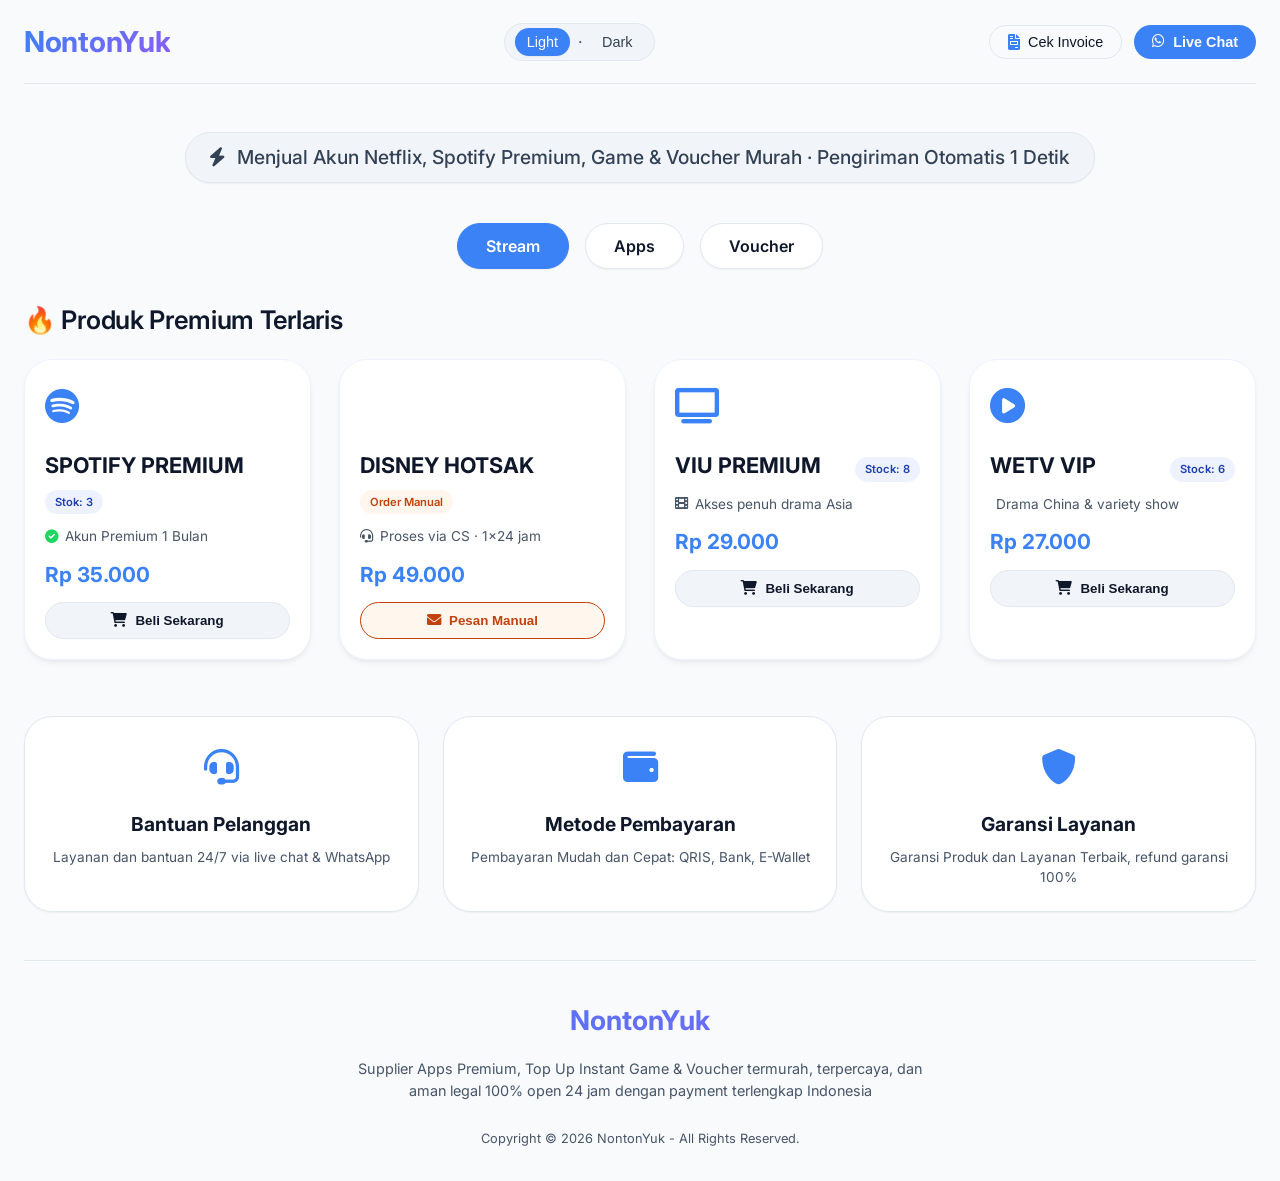
<file: code/dummy.html>
<!DOCTYPE html>
<html lang="id">
<head>
    <meta charset="UTF-8">
    <meta name="viewport" content="width=device-width, initial-scale=1.0, maximum-scale=1.0, user-scalable=yes">
    <title>NontonYuk - Supplier Apps & Voucher Premium</title>
    <!-- Font Awesome 6 (free) -->
    <link rel="stylesheet" href="https://cdnjs.cloudflare.com/ajax/libs/font-awesome/6.0.0-beta3/css/all.min.css">
    <!-- Google Fonts: Inter modern sans -->
    <link href="https://fonts.googleapis.com/css2?family=Inter:opsz,wght@14..32,300;14..32,400;14..32,500;14..32,600;14..32,700&display=swap" rel="stylesheet">
    <style>
        * {
            margin: 0;
            padding: 0;
            box-sizing: border-box;
            transition: background-color 0.25s ease, color 0.2s ease, border-color 0.2s ease;
        }

        body {
            font-family: 'Inter', sans-serif;
            background-color: var(--bg-body);
            color: var(--text-primary);
            line-height: 1.5;
        }

        /* CSS Variables for Light Mode (default) */
        :root {
            --bg-body: #f8fafc;
            --bg-surface: #ffffff;
            --bg-card: #ffffff;
            --bg-elevated: #f1f5f9;
            --text-primary: #0f172a;
            --text-secondary: #334155;
            --text-muted: #475569;
            --border-light: #e2e8f0;
            --border-card: #eef2ff;
            --accent: #3b82f6;
            --accent-hover: #2563eb;
            --badge-bg: #eef2ff;
            --badge-text: #1e40af;
            --manual-bg: #fff7ed;
            --manual-text: #c2410c;
            --shadow-sm: 0 1px 2px 0 rgb(0 0 0 / 0.05);
            --shadow-md: 0 4px 6px -1px rgb(0 0 0 / 0.05), 0 2px 4px -1px rgb(0 0 0 / 0.03);
            --shadow-lg: 0 10px 15px -3px rgb(0 0 0 / 0.08), 0 4px 6px -2px rgb(0 0 0 / 0.05);
        }

        /* Dark Mode Variables */
        body.dark {
            --bg-body: #0b1120;
            --bg-surface: #111827;
            --bg-card: #1e293b;
            --bg-elevated: #1f2a3e;
            --text-primary: #f1f5f9;
            --text-secondary: #cbd5e1;
            --text-muted: #94a3b8;
            --border-light: #1f2a3e;
            --border-card: #2d3a4e;
            --accent: #60a5fa;
            --accent-hover: #3b82f6;
            --badge-bg: #1e2a47;
            --badge-text: #93c5fd;
            --manual-bg: #2c2418;
            --manual-text: #fdba74;
            --shadow-sm: 0 1px 2px 0 rgb(0 0 0 / 0.3);
            --shadow-md: 0 4px 6px -1px rgb(0 0 0 / 0.3);
            --shadow-lg: 0 10px 15px -3px rgb(0 0 0 / 0.4);
        }

        /* container */
        .container {
            max-width: 1280px;
            margin: 0 auto;
            padding: 0 24px;
        }

        /* header */
        .header {
            display: flex;
            flex-wrap: wrap;
            align-items: center;
            justify-content: space-between;
            gap: 16px;
            padding: 20px 0;
            border-bottom: 1px solid var(--border-light);
        }

        .logo h1 {
            font-size: 1.8rem;
            font-weight: 700;
            background: linear-gradient(135deg, var(--accent), #8b5cf6);
            background-clip: text;
            -webkit-background-clip: text;
            color: transparent;
            letter-spacing: -0.3px;
        }

        .theme-toggles {
            display: flex;
            align-items: center;
            gap: 8px;
            background: var(--bg-elevated);
            padding: 4px 10px;
            border-radius: 60px;
            border: 1px solid var(--border-light);
        }

        .theme-btn {
            background: transparent;
            border: none;
            font-size: 0.9rem;
            font-weight: 500;
            padding: 6px 12px;
            border-radius: 40px;
            cursor: pointer;
            color: var(--text-secondary);
            transition: all 0.2s;
        }

        .theme-btn.active {
            background: var(--accent);
            color: white;
            box-shadow: var(--shadow-sm);
        }

        .theme-btn:not(.active):hover {
            background: var(--bg-surface);
            color: var(--text-primary);
        }

        .action-buttons {
            display: flex;
            gap: 12px;
        }

        .btn-outline {
            background: transparent;
            border: 1px solid var(--border-light);
            padding: 8px 18px;
            border-radius: 40px;
            font-weight: 500;
            font-size: 0.9rem;
            color: var(--text-primary);
            cursor: pointer;
            transition: 0.2s;
            display: flex;
            align-items: center;
            gap: 8px;
        }

        .btn-outline i {
            font-size: 1rem;
            color: var(--accent);
        }

        .btn-outline:hover {
            background: var(--bg-elevated);
            border-color: var(--accent);
            transform: translateY(-1px);
        }

        .btn-primary {
            background: var(--accent);
            border: none;
            padding: 8px 18px;
            border-radius: 40px;
            font-weight: 600;
            font-size: 0.9rem;
            color: white;
            cursor: pointer;
            transition: 0.2s;
            display: flex;
            align-items: center;
            gap: 8px;
        }

        .btn-primary:hover {
            background: var(--accent-hover);
            transform: translateY(-1px);
        }

        /* hero / tagline */
        .hero {
            text-align: center;
            margin: 48px 0 32px;
        }

        .hero-tagline {
            font-size: 1.2rem;
            font-weight: 500;
            background: var(--bg-elevated);
            display: inline-block;
            padding: 10px 24px;
            border-radius: 60px;
            color: var(--text-secondary);
            backdrop-filter: blur(4px);
            box-shadow: var(--shadow-sm);
            border: 1px solid var(--border-light);
        }

        /* category tabs (Stream, Apps, Voucher) */
        .categories {
            display: flex;
            justify-content: center;
            gap: 16px;
            margin: 40px 0 32px;
            flex-wrap: wrap;
        }

        .cat-item {
            background: var(--bg-surface);
            border: 1px solid var(--border-light);
            padding: 10px 28px;
            border-radius: 40px;
            font-weight: 600;
            font-size: 1rem;
            cursor: default;
            box-shadow: var(--shadow-sm);
            color: var(--text-primary);
        }

        .cat-item.active {
            background: var(--accent);
            color: white;
            border-color: var(--accent);
        }

        /* product grid */
        .section-title {
            font-size: 1.6rem;
            font-weight: 600;
            margin: 24px 0 16px;
            letter-spacing: -0.3px;
        }

        .products-grid {
            display: grid;
            grid-template-columns: repeat(auto-fill, minmax(260px, 1fr));
            gap: 28px;
            margin: 20px 0 48px;
        }

        .product-card {
            background: var(--bg-card);
            border-radius: 28px;
            padding: 20px;
            box-shadow: var(--shadow-md);
            border: 1px solid var(--border-card);
            transition: transform 0.2s, box-shadow 0.2s;
        }

        .product-card:hover {
            transform: translateY(-4px);
            box-shadow: var(--shadow-lg);
        }

        .product-icon {
            font-size: 2.2rem;
            margin-bottom: 16px;
            color: var(--accent);
        }

        .product-title {
            font-size: 1.35rem;
            font-weight: 700;
            display: flex;
            justify-content: space-between;
            align-items: baseline;
            flex-wrap: wrap;
            gap: 8px;
            margin-bottom: 12px;
        }

        .product-title span:first-child {
            color: var(--text-primary);
        }

        .stock-badge {
            background: var(--badge-bg);
            color: var(--badge-text);
            font-size: 0.7rem;
            font-weight: 600;
            padding: 4px 10px;
            border-radius: 30px;
        }

        .manual-badge {
            background: var(--manual-bg);
            color: var(--manual-text);
            font-size: 0.7rem;
            font-weight: 600;
            padding: 4px 10px;
            border-radius: 30px;
        }

        .product-desc {
            font-size: 0.85rem;
            color: var(--text-muted);
            margin: 8px 0 12px;
            display: flex;
            align-items: center;
            gap: 6px;
        }

        .price {
            font-weight: 700;
            font-size: 1.3rem;
            margin: 12px 0;
            color: var(--accent);
        }

        .buy-btn {
            width: 100%;
            background: var(--bg-elevated);
            border: 1px solid var(--border-light);
            padding: 10px 0;
            border-radius: 40px;
            font-weight: 600;
            cursor: pointer;
            transition: 0.2s;
            color: var(--text-primary);
            display: flex;
            align-items: center;
            justify-content: center;
            gap: 8px;
        }

        .buy-btn i {
            font-size: 0.9rem;
        }

        .buy-btn:hover {
            background: var(--accent);
            border-color: var(--accent);
            color: white;
        }

        .btn-manual {
            background: var(--manual-bg);
            border-color: var(--manual-text);
            color: var(--manual-text);
        }

        .btn-manual:hover {
            background: var(--manual-text);
            color: #1e1b10;
            border-color: var(--manual-text);
        }

        /* features row */
        .features {
            display: flex;
            flex-wrap: wrap;
            justify-content: space-between;
            gap: 24px;
            margin: 56px 0 48px;
        }

        .feature-item {
            flex: 1;
            min-width: 180px;
            background: var(--bg-surface);
            padding: 24px 16px;
            border-radius: 28px;
            text-align: center;
            border: 1px solid var(--border-light);
            box-shadow: var(--shadow-sm);
        }

        .feature-icon {
            font-size: 2.2rem;
            margin-bottom: 16px;
            color: var(--accent);
        }

        .feature-title {
            font-weight: 700;
            font-size: 1.2rem;
            margin-bottom: 8px;
        }

        .feature-desc {
            font-size: 0.85rem;
            color: var(--text-muted);
        }

        /* footer */
        .footer {
            border-top: 1px solid var(--border-light);
            padding: 40px 0 32px;
            margin-top: 20px;
            text-align: center;
        }

        .footer-logo {
            font-size: 1.7rem;
            font-weight: 700;
            background: linear-gradient(135deg, var(--accent), #8b5cf6);
            background-clip: text;
            -webkit-background-clip: text;
            color: transparent;
            margin-bottom: 16px;
        }

        .footer-desc {
            max-width: 600px;
            margin: 12px auto;
            color: var(--text-muted);
            font-size: 0.9rem;
        }

        .copyright {
            margin-top: 28px;
            font-size: 0.8rem;
            color: var(--text-muted);
        }

        /* Responsive */
        @media (max-width: 768px) {
            .container {
                padding: 0 20px;
            }
            .header {
                flex-direction: column;
                align-items: stretch;
            }
            .action-buttons {
                justify-content: center;
            }
            .theme-toggles {
                align-self: center;
            }
            .hero-tagline {
                font-size: 1rem;
                padding: 8px 18px;
            }
            .products-grid {
                gap: 20px;
            }
        }

        @media (max-width: 480px) {
            .product-title {
                font-size: 1.2rem;
            }
            .features {
                flex-direction: column;
            }
        }

        /* Notifications for demo (invoice & product) */
        .toast-msg {
            position: fixed;
            bottom: 24px;
            left: 50%;
            transform: translateX(-50%);
            background: var(--accent);
            color: white;
            padding: 10px 24px;
            border-radius: 60px;
            font-size: 0.85rem;
            font-weight: 500;
            z-index: 1000;
            opacity: 0;
            transition: opacity 0.2s;
            pointer-events: none;
            box-shadow: var(--shadow-lg);
        }
    </style>
</head>
<body>
    <div class="container">
        <!-- Header -->
        <div class="header">
            <div class="logo">
                <h1>NontonYuk</h1>
            </div>
            <div class="theme-toggles">
                <button class="theme-btn" id="lightModeBtn">Light</button>
                <span style="color: var(--text-muted);">·</span>
                <button class="theme-btn" id="darkModeBtn">Dark</button>
            </div>
            <div class="action-buttons">
                <button class="btn-outline" id="invoiceBtn"><i class="fas fa-file-invoice"></i> Cek Invoice</button>
                <button class="btn-primary" id="liveChatBtn"><i class="fab fa-whatsapp"></i> Live Chat</button>
            </div>
        </div>

        <!-- Hero Tagline -->
        <div class="hero">
            <div class="hero-tagline">
                <i class="fas fa-bolt" style="margin-right: 8px;"></i> Menjual Akun Netflix, Spotify Premium, Game & Voucher Murah · Pengiriman Otomatis 1 Detik
            </div>
        </div>

        <!-- Kategori Stream · Apps · Voucher -->
        <div class="categories">
            <div class="cat-item active">Stream</div>
            <div class="cat-item">Apps</div>
            <div class="cat-item">Voucher</div>
        </div>

        <!-- Daftar Produk sesuai gambar: Spotify, Disney, Viu, WeTV -->
        <div>
            <h2 class="section-title">🔥 Produk Premium Terlaris</h2>
            <div class="products-grid">
                <!-- Spotify Premium -->
                <div class="product-card">
                    <div class="product-icon"><i class="fab fa-spotify"></i></div>
                    <div class="product-title">
                        <span>SPOTIFY PREMIUM</span>
                        <span class="stock-badge">Stok: 3</span>
                    </div>
                    <div class="product-desc">
                        <i class="fas fa-check-circle" style="color: #1ed760;"></i> Akun Premium 1 Bulan
                    </div>
                    <div class="price">Rp 35.000</div>
                    <button class="buy-btn product-buy" data-product="Spotify Premium"><i class="fas fa-shopping-cart"></i> Beli Sekarang</button>
                </div>

                <!-- DISNEY HOTSTAR (Order Manual) -->
                <div class="product-card">
                    <div class="product-icon"><i class="fab fa-disney"></i></div>
                    <div class="product-title">
                        <span>DISNEY HOTSAK</span>
                        <span class="manual-badge">Order Manual</span>
                    </div>
                    <div class="product-desc">
                        <i class="fas fa-headset"></i> Proses via CS · 1x24 jam
                    </div>
                    <div class="price">Rp 49.000</div>
                    <button class="buy-btn btn-manual product-buy" data-product="Disney+ Hotstar (Manual)"><i class="fas fa-envelope"></i> Pesan Manual</button>
                </div>

                <!-- VIU PREMIUM Stock:8 -->
                <div class="product-card">
                    <div class="product-icon"><i class="fas fa-tv"></i></div>
                    <div class="product-title">
                        <span>VIU PREMIUM</span>
                        <span class="stock-badge">Stock: 8</span>
                    </div>
                    <div class="product-desc">
                        <i class="fas fa-film"></i> Akses penuh drama Asia
                    </div>
                    <div class="price">Rp 29.000</div>
                    <button class="buy-btn product-buy" data-product="Viu Premium"><i class="fas fa-shopping-cart"></i> Beli Sekarang</button>
                </div>

                <!-- WETV VIP Stock:6 -->
                <div class="product-card">
                    <div class="product-icon"><i class="fas fa-play-circle"></i></div>
                    <div class="product-title">
                        <span>WETV VIP</span>
                        <span class="stock-badge">Stock: 6</span>
                    </div>
                    <div class="product-desc">
                        <i class="fas fa-chinese-yuan"></i> Drama China & variety show
                    </div>
                    <div class="price">Rp 27.000</div>
                    <button class="buy-btn product-buy" data-product="WeTV VIP"><i class="fas fa-shopping-cart"></i> Beli Sekarang</button>
                </div>
            </div>
        </div>

        <!-- 3 Layanan Unggulan -->
        <div class="features">
            <div class="feature-item">
                <div class="feature-icon"><i class="fas fa-headset"></i></div>
                <div class="feature-title">Bantuan Pelanggan</div>
                <div class="feature-desc">Layanan dan bantuan 24/7 via live chat & WhatsApp</div>
            </div>
            <div class="feature-item">
                <div class="feature-icon"><i class="fas fa-wallet"></i></div>
                <div class="feature-title">Metode Pembayaran</div>
                <div class="feature-desc">Pembayaran Mudah dan Cepat: QRIS, Bank, E-Wallet</div>
            </div>
            <div class="feature-item">
                <div class="feature-icon"><i class="fas fa-shield-alt"></i></div>
                <div class="feature-title">Garansi Layanan</div>
                <div class="feature-desc">Garansi Produk dan Layanan Terbaik, refund garansi 100%</div>
            </div>
        </div>

        <!-- Footer -->
        <div class="footer">
            <div class="footer-logo">NontonYuk</div>
            <div class="footer-desc">
                Supplier Apps Premium, Top Up Instant Game & Voucher termurah, terpercaya, dan aman legal 100% open 24 jam dengan payment terlengkap Indonesia
            </div>
            <div class="copyright">
                Copyright © 2026 NontonYuk - All Rights Reserved.
            </div>
        </div>
    </div>

    <!-- Simple toast notifikasi (untuk invoice & produk) -->
    <div id="toastMsg" class="toast-msg">Demo notifikasi</div>

    <script>
        // --- PENGATURAN TEMA TERANG/GELAP ---
        const body = document.body;
        const lightBtn = document.getElementById('lightModeBtn');
        const darkBtn = document.getElementById('darkModeBtn');

        function setTheme(theme) {
            if (theme === 'dark') {
                body.classList.add('dark');
                localStorage.setItem('nontonyuk-theme', 'dark');
                darkBtn.classList.add('active');
                lightBtn.classList.remove('active');
            } else {
                body.classList.remove('dark');
                localStorage.setItem('nontonyuk-theme', 'light');
                lightBtn.classList.add('active');
                darkBtn.classList.remove('active');
            }
        }

        const savedTheme = localStorage.getItem('nontonyuk-theme');
        if (savedTheme === 'dark') setTheme('dark');
        else setTheme('light');

        lightBtn.addEventListener('click', () => setTheme('light'));
        darkBtn.addEventListener('click', () => setTheme('dark'));

        // --- TOAST NOTIF (untuk invoice dan produk) ---
        const toast = document.getElementById('toastMsg');
        function showMessage(text, isError = false) {
            toast.style.backgroundColor = isError ? '#dc2626' : 'var(--accent)';
            toast.textContent = text;
            toast.style.opacity = '1';
            setTimeout(() => toast.style.opacity = '0', 2500);
        }

        // --- TOMBOL CEK INVOICE (tetap pakai popup notifikasi) ---
        const invoiceBtn = document.getElementById('invoiceBtn');
        invoiceBtn.addEventListener('click', () => {
            showMessage('📄 Demo: Silakan hubungi CS untuk cek invoice (info@nontonyuk.com)');
        });

        // --- TOMBOL LIVE CHAT -> LANGSUNG KE WHATSAPP (tanpa popup) ---
        const chatBtn = document.getElementById('liveChatBtn');
        // Ganti nomor WhatsApp di bawah dengan nomor bisnis Anda yang asli.
        // Format internasional tanpa tanda '+' atau spasi, contoh: 6281234567890
        const WA_NUMBER = '6281234567890';  // <-- GANTI DENGAN NOMOR WHATSAPP TOKO ANDA
        const WA_MESSAGE = encodeURIComponent('Halo NontonYuk, saya tertarik dengan produk premium yang dijual. Ada yang bisa dibantu?');
        const WA_LINK = `https://wa.me/${WA_NUMBER}?text=${WA_MESSAGE}`;

        chatBtn.addEventListener('click', () => {
            window.open(WA_LINK, '_blank');
        });

        // --- TOMBOL PRODUK (beli / pesan manual) ---
        const buyButtons = document.querySelectorAll('.product-buy');
        buyButtons.forEach(btn => {
            btn.addEventListener('click', (e) => {
                e.stopPropagation();
                const productName = btn.getAttribute('data-product') || 'produk';
                if (btn.classList.contains('btn-manual')) {
                    showMessage(`📞 Produk ${productName} memerlukan order manual. Silakan hubungi Live Chat!`);
                } else {
                    showMessage(`✅ ${productName} ditambahkan ke keranjang demo. Pengiriman instan 1 detik! (Simulasi)`);
                }
            });
        });

        // --- INTERAKSI KATEGORI (hanya visual, tanpa filter) ---
        const catItems = document.querySelectorAll('.cat-item');
        catItems.forEach(cat => {
            cat.addEventListener('click', function() {
                showMessage(`🔍 Menampilkan kategori "${this.innerText}" (demo) — semua produk tersedia`);
                catItems.forEach(c => c.classList.remove('active'));
                this.classList.add('active');
            });
        });
    </script>
</body>
</html>
</file>
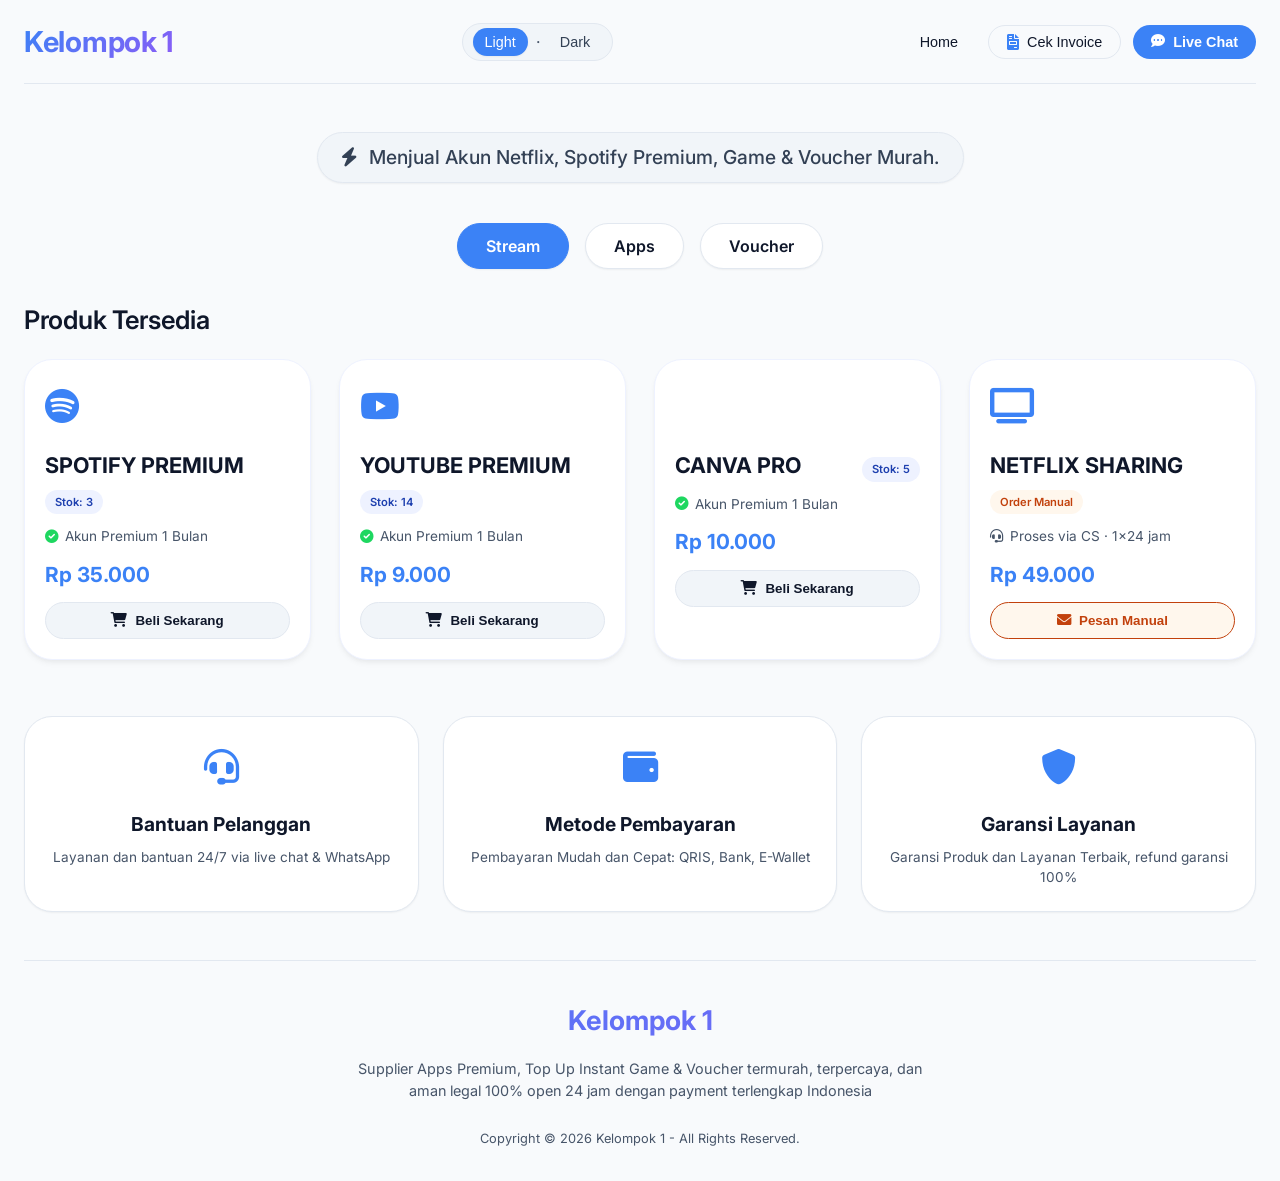
<file: updates/apps.html>
<!DOCTYPE html>
<html lang="id">
<head>
    <meta charset="UTF-8">
    <meta name="viewport" content="width=device-width, initial-scale=1.0, maximum-scale=1.0, user-scalable=yes">
    <title>Kelompok 1 - Supplier Apps & Voucher Premium</title>
    <!-- Font Awesome 6 (free) -->
    <link rel="stylesheet" href="https://cdnjs.cloudflare.com/ajax/libs/font-awesome/6.0.0-beta3/css/all.min.css">
    <!-- Google Fonts: Inter modern sans -->
    <link href="https://fonts.googleapis.com/css2?family=Inter:opsz,wght@14..32,300;14..32,400;14..32,500;14..32,600;14..32,700&display=swap" rel="stylesheet">
    <style>
        * {
            margin: 0;
            padding: 0;
            box-sizing: border-box;
            transition: background-color 0.25s ease, color 0.2s ease, border-color 0.2s ease;
        }

        body {
            font-family: 'Inter', sans-serif;
            background-color: var(--bg-body);
            color: var(--text-primary);
            line-height: 1.5;
        }

        /* CSS Variables for Light Mode (default) */
        :root {
            --bg-body: #f8fafc;
            --bg-surface: #ffffff;
            --bg-card: #ffffff;
            --bg-elevated: #f1f5f9;
            --text-primary: #0f172a;
            --text-secondary: #334155;
            --text-muted: #475569;
            --border-light: #e2e8f0;
            --border-card: #eef2ff;
            --accent: #3b82f6;
            --accent-hover: #2563eb;
            --badge-bg: #eef2ff;
            --badge-text: #1e40af;
            --manual-bg: #fff7ed;
            --manual-text: #c2410c;
            --shadow-sm: 0 1px 2px 0 rgb(0 0 0 / 0.05);
            --shadow-md: 0 4px 6px -1px rgb(0 0 0 / 0.05), 0 2px 4px -1px rgb(0 0 0 / 0.03);
            --shadow-lg: 0 10px 15px -3px rgb(0 0 0 / 0.08), 0 4px 6px -2px rgb(0 0 0 / 0.05);
        }

        /* Dark Mode Variables */
        body.dark {
            --bg-body: #0b1120;
            --bg-surface: #111827;
            --bg-card: #1e293b;
            --bg-elevated: #1f2a3e;
            --text-primary: #f1f5f9;
            --text-secondary: #cbd5e1;
            --text-muted: #94a3b8;
            --border-light: #1f2a3e;
            --border-card: #2d3a4e;
            --accent: #60a5fa;
            --accent-hover: #3b82f6;
            --badge-bg: #1e2a47;
            --badge-text: #93c5fd;
            --manual-bg: #2c2418;
            --manual-text: #fdba74;
            --shadow-sm: 0 1px 2px 0 rgb(0 0 0 / 0.3);
            --shadow-md: 0 4px 6px -1px rgb(0 0 0 / 0.3);
            --shadow-lg: 0 10px 15px -3px rgb(0 0 0 / 0.4);
        }

        /* container */
        .container {
            max-width: 1280px;
            margin: 0 auto;
            padding: 0 24px;
        }

        /* header */
        .header {
            display: flex;
            flex-wrap: wrap;
            align-items: center;
            justify-content: space-between;
            gap: 16px;
            padding: 20px 0;
            border-bottom: 1px solid var(--border-light);
        }

        .logo h1 {
            font-size: 1.8rem;
            font-weight: 700;
            background: linear-gradient(135deg, var(--accent), #8b5cf6);
            background-clip: text;
            -webkit-background-clip: text;
            color: transparent;
            letter-spacing: -0.3px;
        }

        .theme-toggles {
            display: flex;
            align-items: center;
            gap: 8px;
            background: var(--bg-elevated);
            padding: 4px 10px;
            border-radius: 60px;
            border: 1px solid var(--border-light);
        }

        .theme-btn {
            background: transparent;
            border: none;
            font-size: 0.9rem;
            font-weight: 500;
            padding: 6px 12px;
            border-radius: 40px;
            cursor: pointer;
            color: var(--text-secondary);
            transition: all 0.2s;
        }

        .theme-btn.active {
            background: var(--accent);
            color: white;
            box-shadow: var(--shadow-sm);
        }

        .theme-btn:not(.active):hover {
            background: var(--bg-surface);
            color: var(--text-primary);
        }

        .action-buttons {
            display: flex;
            gap: 12px;
        }

        .btn-none {
            background: transparent;
            border: 0px solid var(--border-light);
            padding: 8px 18px;
            border-radius: 40px;
            font-weight: 500;
            font-size: 0.9rem;
            color: var(--text-primary);
            cursor: pointer;
            transition: 0.2s;
            display: flex;
            align-items: center;
            gap: 8px;
        }

        .btn-outline {
            background: transparent;
            border: 1px solid var(--border-light);
            padding: 8px 18px;
            border-radius: 40px;
            font-weight: 500;
            font-size: 0.9rem;
            color: var(--text-primary);
            cursor: pointer;
            transition: 0.2s;
            display: flex;
            align-items: center;
            gap: 8px;
        }

        .btn-outline i {
            font-size: 1rem;
            color: var(--accent);
        }

        .btn-outline:hover {
            background: var(--bg-elevated);
            border-color: var(--accent);
            transform: translateY(-1px);
        }

        .btn-primary {
            background: var(--accent);
            border: none;
            padding: 8px 18px;
            border-radius: 40px;
            font-weight: 600;
            font-size: 0.9rem;
            color: white;
            cursor: pointer;
            transition: 0.2s;
            display: flex;
            align-items: center;
            gap: 8px;
        }

        .btn-primary:hover {
            background: var(--accent-hover);
            transform: translateY(-1px);
        }

        /* hero / tagline */
        .hero {
            text-align: center;
            margin: 48px 0 32px;
        }

        .hero-tagline {
            font-size: 1.2rem;
            font-weight: 500;
            background: var(--bg-elevated);
            display: inline-block;
            padding: 10px 24px;
            border-radius: 60px;
            color: var(--text-secondary);
            backdrop-filter: blur(4px);
            box-shadow: var(--shadow-sm);
            border: 1px solid var(--border-light);
        }

        /* category tabs (Stream, Apps, Voucher) */
        .categories {
            display: flex;
            justify-content: center;
            gap: 16px;
            margin: 40px 0 32px;
            flex-wrap: wrap;
        }

        .cat-item {
            background: var(--bg-surface);
            border: 1px solid var(--border-light);
            padding: 10px 28px;
            border-radius: 40px;
            font-weight: 600;
            font-size: 1rem;
            cursor: default;
            box-shadow: var(--shadow-sm);
            color: var(--text-primary);
        }

        .cat-item.active {
            background: var(--accent);
            color: white;
            border-color: var(--accent);
        }

        /* product grid */
        .section-title {
            font-size: 1.6rem;
            font-weight: 600;
            margin: 24px 0 16px;
            letter-spacing: -0.3px;
        }

        .products-grid {
            display: grid;
            grid-template-columns: repeat(auto-fill, minmax(260px, 1fr));
            gap: 28px;
            margin: 20px 0 48px;
        }

        .product-card {
            background: var(--bg-card);
            border-radius: 28px;
            padding: 20px;
            box-shadow: var(--shadow-md);
            border: 1px solid var(--border-card);
            transition: transform 0.2s, box-shadow 0.2s;
        }

        .product-card:hover {
            transform: translateY(-4px);
            box-shadow: var(--shadow-lg);
        }

        .product-icon {
            font-size: 2.2rem;
            margin-bottom: 16px;
            color: var(--accent);
        }

        .product-title {
            font-size: 1.35rem;
            font-weight: 700;
            display: flex;
            justify-content: space-between;
            align-items: baseline;
            flex-wrap: wrap;
            gap: 8px;
            margin-bottom: 12px;
        }

        .product-title span:first-child {
            color: var(--text-primary);
        }

        .stock-badge {
            background: var(--badge-bg);
            color: var(--badge-text);
            font-size: 0.7rem;
            font-weight: 600;
            padding: 4px 10px;
            border-radius: 30px;
        }

        .manual-badge {
            background: var(--manual-bg);
            color: var(--manual-text);
            font-size: 0.7rem;
            font-weight: 600;
            padding: 4px 10px;
            border-radius: 30px;
        }

        .product-desc {
            font-size: 0.85rem;
            color: var(--text-muted);
            margin: 8px 0 12px;
            display: flex;
            align-items: center;
            gap: 6px;
        }

        .price {
            font-weight: 700;
            font-size: 1.3rem;
            margin: 12px 0;
            color: var(--accent);
        }

        .buy-btn {
            width: 100%;
            background: var(--bg-elevated);
            border: 1px solid var(--border-light);
            padding: 10px 0;
            border-radius: 40px;
            font-weight: 600;
            cursor: pointer;
            transition: 0.2s;
            color: var(--text-primary);
            display: flex;
            align-items: center;
            justify-content: center;
            gap: 8px;
        }

        .buy-btn i {
            font-size: 0.9rem;
        }

        .buy-btn:hover {
            background: var(--accent);
            border-color: var(--accent);
            color: white;
        }

        .btn-manual {
            background: var(--manual-bg);
            border-color: var(--manual-text);
            color: var(--manual-text);
        }

        .btn-manual:hover {
            background: var(--manual-text);
            color: #1e1b10;
            border-color: var(--manual-text);
        }

        /* features row */
        .features {
            display: flex;
            flex-wrap: wrap;
            justify-content: space-between;
            gap: 24px;
            margin: 56px 0 48px;
        }

        .feature-item {
            flex: 1;
            min-width: 180px;
            background: var(--bg-surface);
            padding: 24px 16px;
            border-radius: 28px;
            text-align: center;
            border: 1px solid var(--border-light);
            box-shadow: var(--shadow-sm);
        }

        .feature-icon {
            font-size: 2.2rem;
            margin-bottom: 16px;
            color: var(--accent);
        }

        .feature-title {
            font-weight: 700;
            font-size: 1.2rem;
            margin-bottom: 8px;
        }

        .feature-desc {
            font-size: 0.85rem;
            color: var(--text-muted);
        }

        /* footer */
        .footer {
            border-top: 1px solid var(--border-light);
            padding: 40px 0 32px;
            margin-top: 20px;
            text-align: center;
        }

        .footer-logo {
            font-size: 1.7rem;
            font-weight: 700;
            background: linear-gradient(135deg, var(--accent), #8b5cf6);
            background-clip: text;
            -webkit-background-clip: text;
            color: transparent;
            margin-bottom: 16px;
        }

        .footer-desc {
            max-width: 600px;
            margin: 12px auto;
            color: var(--text-muted);
            font-size: 0.9rem;
        }

        .copyright {
            margin-top: 28px;
            font-size: 0.8rem;
            color: var(--text-muted);
        }

        /* Responsive */
        @media (max-width: 768px) {
            .container {
                padding: 0 20px;
            }
            .header {
                flex-direction: column;
                align-items: stretch;
            }
            .action-buttons {
                justify-content: center;
            }
            .theme-toggles {
                align-self: center;
            }
            .hero-tagline {
                font-size: 1rem;
                padding: 8px 18px;
            }
            .products-grid {
                gap: 20px;
            }
        }

        @media (max-width: 480px) {
            .product-title {
                font-size: 1.2rem;
            }
            .features {
                flex-direction: column;
            }
        }

        /* Notifications for demo */
        .toast-msg {
            position: fixed;
            bottom: 24px;
            left: 50%;
            transform: translateX(-50%);
            background: var(--accent);
            color: white;
            padding: 10px 24px;
            border-radius: 60px;
            font-size: 0.85rem;
            font-weight: 500;
            z-index: 1000;
            opacity: 0;
            transition: opacity 0.2s;
            pointer-events: none;
            box-shadow: var(--shadow-lg);
        }
    </style>
</head>
<body>
    <div class="container">
        <!-- Header -->
        <div class="header">
            <div class="logo">
                <h1>Kelompok 1</h1>
            </div>
            <div class="theme-toggles">
                <button class="theme-btn" id="lightModeBtn">Light</button>
                <span style="color: var(--text-muted);">·</span>
                <button class="theme-btn" id="darkModeBtn">Dark</button>
            </div>
            <div class="action-buttons">
                <button class="btn-none" id="liveHome"> Home</button>
                <button class="btn-outline" id="invoiceBtn"><i class="fas fa-file-invoice"></i> Cek Invoice</button>
                <button class="btn-primary" id="liveChatBtn"><i class="fas fa-comment-dots"></i> Live Chat</button>
            </div>
        </div>

        <!-- Hero Tagline -->
        <div class="hero">
            <div class="hero-tagline">
                <i class="fas fa-bolt" style="margin-right: 8px;"></i> Menjual Akun Netflix, Spotify Premium, Game & Voucher Murah.
            </div>
        </div>

        <!-- Kategori Stream · Apps · Voucher (static, menyesuaikan tampilan gambar) -->
        <div class="categories">
            <div class="cat-item active">Stream</div>
            <div class="cat-item">Apps</div>
            <div class="cat-item">Voucher</div>
        </div>

        <!-- Daftar Produk sesuai gambar: Spotify, YouTube, Canva, Netflix -->
        <div>
            <h2 class="section-title">Produk Tersedia</h2>
            <div class="products-grid">
                <!-- Spotify Premium -->
                <div class="product-card">
                    <div class="product-icon"><i class="fab fa-spotify"></i></div>
                    <div class="product-title">
                        <span>SPOTIFY PREMIUM</span>
                        <span class="stock-badge">Stok: 3</span>
                    </div>
                    <div class="product-desc">
                        <i class="fas fa-check-circle" style="color: #1ed760;"></i> Akun Premium 1 Bulan
                    </div>
                    <div class="price">Rp 35.000</div>
                    <button class="buy-btn product-buy" data-product="Spotify Premium"><i class="fas fa-shopping-cart"></i> Beli Sekarang</button>
                </div>

                <!-- YouTube Premium -->
                <div class="product-card">
                    <div class="product-icon"><i class="fab fa-youtube"></i></div>
                    <div class="product-title">
                        <span>YOUTUBE PREMIUM</span>
                        <span class="stock-badge">Stok: 14</span>
                    </div>
                    <div class="product-desc">
                        <i class="fas fa-check-circle" style="color: #1ed760;"></i> Akun Premium 1 Bulan
                    </div>
                    <div class="price">Rp 9.000</div>
                    <button class="buy-btn product-buy" data-product="YouTube Premium"><i class="fas fa-shopping-cart"></i> Beli Sekarang</button>
                </div>

                <!-- Canva PRO -->
                <div class="product-card">
                    <div class="product-icon"><i class="fab fa-canva"></i></div>
                    <div class="product-title">
                        <span>CANVA PRO</span>
                        <span class="stock-badge">Stok: 5</span>
                    </div>
                    <div class="product-desc">
                        <i class="fas fa-check-circle" style="color: #1ed760;"></i> Akun Premium 1 Bulan
                    </div>
                    <div class="price">Rp 10.000</div>
                    <button class="buy-btn product-buy" data-product="Canva PRO"><i class="fas fa-shopping-cart"></i> Beli Sekarang</button>
                </div>

                <!-- NETFLIX SHARING (Order Manual) -->
                <div class="product-card">
                    <div class="product-icon"><i class="fas fa-tv"></i></div>
                    <div class="product-title">
                        <span>NETFLIX SHARING</span>
                        <span class="manual-badge">Order Manual</span>
                    </div>
                    <div class="product-desc">
                        <i class="fas fa-headset"></i> Proses via CS · 1x24 jam
                    </div>
                    <div class="price">Rp 49.000</div>
                    <button class="buy-btn btn-manual product-buy" data-product="Netflix Sharing (Manual)"><i class="fas fa-envelope"></i> Pesan Manual</button>
                </div>
            </div>
        </div>

        <!-- 3 Layanan Unggulan: Bantuan Pelanggan, Metode Pembayaran, Garansi Layanan -->
        <div class="features">
            <div class="feature-item">
                <div class="feature-icon"><i class="fas fa-headset"></i></div>
                <div class="feature-title">Bantuan Pelanggan</div>
                <div class="feature-desc">Layanan dan bantuan 24/7 via live chat & WhatsApp</div>
            </div>
            <div class="feature-item">
                <div class="feature-icon"><i class="fas fa-wallet"></i></div>
                <div class="feature-title">Metode Pembayaran</div>
                <div class="feature-desc">Pembayaran Mudah dan Cepat: QRIS, Bank, E-Wallet</div>
            </div>
            <div class="feature-item">
                <div class="feature-icon"><i class="fas fa-shield-alt"></i></div>
                <div class="feature-title">Garansi Layanan</div>
                <div class="feature-desc">Garansi Produk dan Layanan Terbaik, refund garansi 100%</div>
            </div>
        </div>

        <!-- Footer -->
        <div class="footer">
            <div class="footer-logo">Kelompok 1</div>
            <div class="footer-desc">
                Supplier Apps Premium, Top Up Instant Game & Voucher termurah, terpercaya, dan aman legal 100% open 24 jam dengan payment terlengkap Indonesia
            </div>
            <div class="copyright">
                Copyright © 2026 Kelompok 1 - All Rights Reserved.
            </div>
        </div>
    </div>

    <!-- Simple toast notifikasi -->
    <div id="toastMsg" class="toast-msg">Demo notifikasi</div>

    <script>
        // Dark / Light Mode Logic sesuai "Light · Dark"
        const body = document.body;
        const lightBtn = document.getElementById('lightModeBtn');
        const darkBtn = document.getElementById('darkModeBtn');

        // Cek preferensi local storage
        function setTheme(theme) {
            if (theme === 'dark') {
                body.classList.add('dark');
                localStorage.setItem('kelompok1-theme', 'dark');
                darkBtn.classList.add('active');
                lightBtn.classList.remove('active');
            } else {
                body.classList.remove('dark');
                localStorage.setItem('kelompok1-theme', 'light');
                lightBtn.classList.add('active');
                darkBtn.classList.remove('active');
            }
        }

        const savedTheme = localStorage.getItem('kelompok1-theme');
        if (savedTheme === 'dark') {
            setTheme('dark');
        } else {
            setTheme('light');
        }

        lightBtn.addEventListener('click', () => setTheme('light'));
        darkBtn.addEventListener('click', () => setTheme('dark'));

        // Fungsi toast sederhana
        const toast = document.getElementById('toastMsg');
        function showMessage(text, isError = false) {
            toast.style.backgroundColor = isError ? '#dc2626' : 'var(--accent)';
            toast.textContent = text;
            toast.style.opacity = '1';
            setTimeout(() => {
                toast.style.opacity = '0';
            }, 2500);
        }

        // Tombol Cek Invoice & Live Chat
        const invoiceBtn = document.getElementById('invoiceBtn');

        invoiceBtn.addEventListener('click', () => {
            showMessage('📄 Demo: Silakan hubungi CS untuk cek invoice (info@kelompok1.com)');
        });

        // --- TOMBOL LIVE CHAT -> LANGSUNG KE WHATSAPP (tanpa popup) ---
        const chatBtn = document.getElementById('liveChatBtn');
        // Ganti nomor WhatsApp di bawah dengan nomor bisnis Anda yang asli.
        // Format internasional tanpa tanda '+' atau spasi, contoh: 6281234567890
        const WA_NUMBER = '6281234567890';  // <-- GANTI DENGAN NOMOR WHATSAPP TOKO ANDA
        const WA_MESSAGE = encodeURIComponent('Halo NontonYuk, saya tertarik dengan produk premium yang dijual. Ada yang bisa dibantu?');
        const WA_LINK = `https://wa.me/${WA_NUMBER}?text=${WA_MESSAGE}`;

        chatBtn.addEventListener('click', () => {
            window.open(WA_LINK, '_blank');
        });

        // Tombol Beli / Pesan pada produk (simulasi)
        const buyButtons = document.querySelectorAll('.product-buy');
        buyButtons.forEach(btn => {
            btn.addEventListener('click', (e) => {
                e.stopPropagation();
                const productName = btn.getAttribute('data-product') || 'produk';
                // Jika tombol berkelas btn-manual, bedakan pesan
                if (btn.classList.contains('btn-manual')) {
                    showMessage(`📞 Produk ${productName} memerlukan order manual. Silakan hubungi Live Chat!`);
                } else {
                    showMessage(`✅ ${productName} ditambahkan ke keranjang demo. Pengiriman instan 1 detik! (Simulasi)`);
                }
            });
        });

        // Interaksi tambahan untuk efek live chat / invoice bisa memberi kesan dinamis
        // Optional: menampilkan informasi bahwa stok terbatas di beberapa produk
        const stockSpots = document.querySelectorAll('.stock-badge');
        stockSpots.forEach(badge => {
            if (badge.innerText.includes('Stok: 3')) {
                // tidak ada aksi khusus, hanya visual
            }
        });

        // Simulasi mengingatkan pengguna bahwa Disney adalah manual order
        console.log('Landing page Kelompok 1 siap — berdasarkan gambar yang disediakan');
        
        // sedikit sentuhan tambahan untuk tombol kategori (hanya visual, tidak ada filter produk biar sederhana)
        const catItems = document.querySelectorAll('.cat-item');
        catItems.forEach(cat => {
            cat.addEventListener('click', function() {
                // Hanya memberi notifikasi bahwa ini demo kategori, tidak merubah data karena landing sederhana
                showMessage(`🔍 Menampilkan kategori "${this.innerText}" (demo) — semua produk tersedia`);
                catItems.forEach(c => c.classList.remove('active'));
                this.classList.add('active');
            });
        });
    </script>
</body>
</html>
</file>
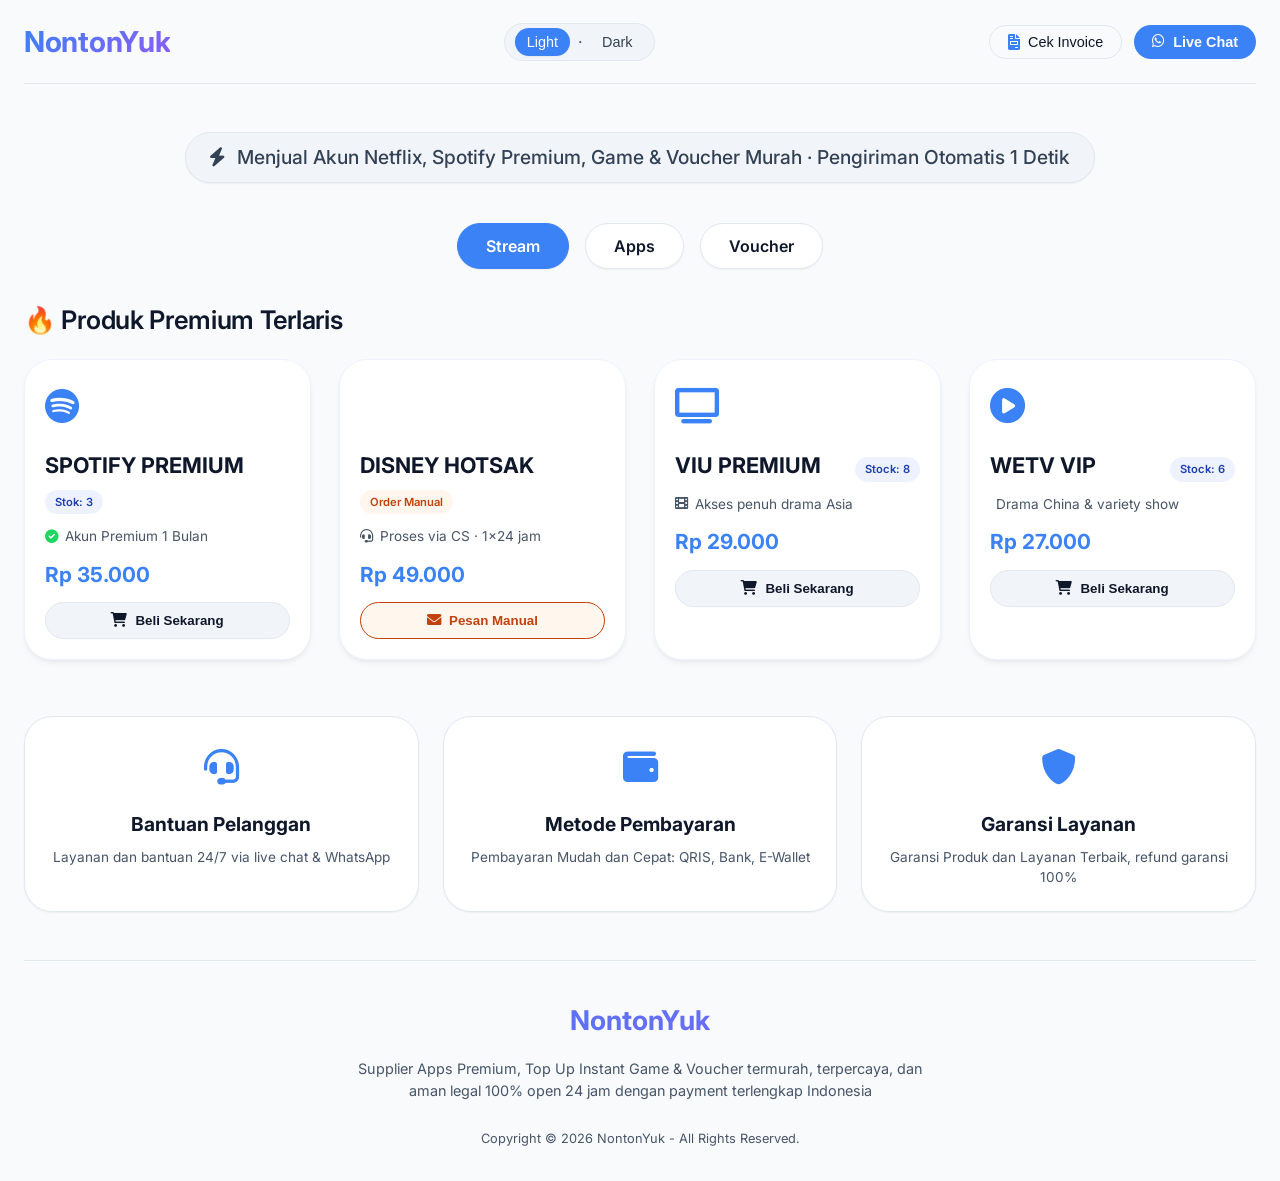
<file: updates/dummy.html>
<!DOCTYPE html>
<html lang="id">
<head>
    <meta charset="UTF-8">
    <meta name="viewport" content="width=device-width, initial-scale=1.0, maximum-scale=1.0, user-scalable=yes">
    <title>NontonYuk - Supplier Apps & Voucher Premium</title>
    <!-- Font Awesome 6 (free) -->
    <link rel="stylesheet" href="https://cdnjs.cloudflare.com/ajax/libs/font-awesome/6.0.0-beta3/css/all.min.css">
    <!-- Google Fonts: Inter modern sans -->
    <link href="https://fonts.googleapis.com/css2?family=Inter:opsz,wght@14..32,300;14..32,400;14..32,500;14..32,600;14..32,700&display=swap" rel="stylesheet">
    <style>
        * {
            margin: 0;
            padding: 0;
            box-sizing: border-box;
            transition: background-color 0.25s ease, color 0.2s ease, border-color 0.2s ease;
        }

        body {
            font-family: 'Inter', sans-serif;
            background-color: var(--bg-body);
            color: var(--text-primary);
            line-height: 1.5;
        }

        /* CSS Variables for Light Mode (default) */
        :root {
            --bg-body: #f8fafc;
            --bg-surface: #ffffff;
            --bg-card: #ffffff;
            --bg-elevated: #f1f5f9;
            --text-primary: #0f172a;
            --text-secondary: #334155;
            --text-muted: #475569;
            --border-light: #e2e8f0;
            --border-card: #eef2ff;
            --accent: #3b82f6;
            --accent-hover: #2563eb;
            --badge-bg: #eef2ff;
            --badge-text: #1e40af;
            --manual-bg: #fff7ed;
            --manual-text: #c2410c;
            --shadow-sm: 0 1px 2px 0 rgb(0 0 0 / 0.05);
            --shadow-md: 0 4px 6px -1px rgb(0 0 0 / 0.05), 0 2px 4px -1px rgb(0 0 0 / 0.03);
            --shadow-lg: 0 10px 15px -3px rgb(0 0 0 / 0.08), 0 4px 6px -2px rgb(0 0 0 / 0.05);
        }

        /* Dark Mode Variables */
        body.dark {
            --bg-body: #0b1120;
            --bg-surface: #111827;
            --bg-card: #1e293b;
            --bg-elevated: #1f2a3e;
            --text-primary: #f1f5f9;
            --text-secondary: #cbd5e1;
            --text-muted: #94a3b8;
            --border-light: #1f2a3e;
            --border-card: #2d3a4e;
            --accent: #60a5fa;
            --accent-hover: #3b82f6;
            --badge-bg: #1e2a47;
            --badge-text: #93c5fd;
            --manual-bg: #2c2418;
            --manual-text: #fdba74;
            --shadow-sm: 0 1px 2px 0 rgb(0 0 0 / 0.3);
            --shadow-md: 0 4px 6px -1px rgb(0 0 0 / 0.3);
            --shadow-lg: 0 10px 15px -3px rgb(0 0 0 / 0.4);
        }

        /* container */
        .container {
            max-width: 1280px;
            margin: 0 auto;
            padding: 0 24px;
        }

        /* header */
        .header {
            display: flex;
            flex-wrap: wrap;
            align-items: center;
            justify-content: space-between;
            gap: 16px;
            padding: 20px 0;
            border-bottom: 1px solid var(--border-light);
        }

        .logo h1 {
            font-size: 1.8rem;
            font-weight: 700;
            background: linear-gradient(135deg, var(--accent), #8b5cf6);
            background-clip: text;
            -webkit-background-clip: text;
            color: transparent;
            letter-spacing: -0.3px;
        }

        .theme-toggles {
            display: flex;
            align-items: center;
            gap: 8px;
            background: var(--bg-elevated);
            padding: 4px 10px;
            border-radius: 60px;
            border: 1px solid var(--border-light);
        }

        .theme-btn {
            background: transparent;
            border: none;
            font-size: 0.9rem;
            font-weight: 500;
            padding: 6px 12px;
            border-radius: 40px;
            cursor: pointer;
            color: var(--text-secondary);
            transition: all 0.2s;
        }

        .theme-btn.active {
            background: var(--accent);
            color: white;
            box-shadow: var(--shadow-sm);
        }

        .theme-btn:not(.active):hover {
            background: var(--bg-surface);
            color: var(--text-primary);
        }

        .action-buttons {
            display: flex;
            gap: 12px;
        }

        .btn-outline {
            background: transparent;
            border: 1px solid var(--border-light);
            padding: 8px 18px;
            border-radius: 40px;
            font-weight: 500;
            font-size: 0.9rem;
            color: var(--text-primary);
            cursor: pointer;
            transition: 0.2s;
            display: flex;
            align-items: center;
            gap: 8px;
        }

        .btn-outline i {
            font-size: 1rem;
            color: var(--accent);
        }

        .btn-outline:hover {
            background: var(--bg-elevated);
            border-color: var(--accent);
            transform: translateY(-1px);
        }

        .btn-primary {
            background: var(--accent);
            border: none;
            padding: 8px 18px;
            border-radius: 40px;
            font-weight: 600;
            font-size: 0.9rem;
            color: white;
            cursor: pointer;
            transition: 0.2s;
            display: flex;
            align-items: center;
            gap: 8px;
        }

        .btn-primary:hover {
            background: var(--accent-hover);
            transform: translateY(-1px);
        }

        /* hero / tagline */
        .hero {
            text-align: center;
            margin: 48px 0 32px;
        }

        .hero-tagline {
            font-size: 1.2rem;
            font-weight: 500;
            background: var(--bg-elevated);
            display: inline-block;
            padding: 10px 24px;
            border-radius: 60px;
            color: var(--text-secondary);
            backdrop-filter: blur(4px);
            box-shadow: var(--shadow-sm);
            border: 1px solid var(--border-light);
        }

        /* category tabs (Stream, Apps, Voucher) */
        .categories {
            display: flex;
            justify-content: center;
            gap: 16px;
            margin: 40px 0 32px;
            flex-wrap: wrap;
        }

        .cat-item {
            background: var(--bg-surface);
            border: 1px solid var(--border-light);
            padding: 10px 28px;
            border-radius: 40px;
            font-weight: 600;
            font-size: 1rem;
            cursor: default;
            box-shadow: var(--shadow-sm);
            color: var(--text-primary);
        }

        .cat-item.active {
            background: var(--accent);
            color: white;
            border-color: var(--accent);
        }

        /* product grid */
        .section-title {
            font-size: 1.6rem;
            font-weight: 600;
            margin: 24px 0 16px;
            letter-spacing: -0.3px;
        }

        .products-grid {
            display: grid;
            grid-template-columns: repeat(auto-fill, minmax(260px, 1fr));
            gap: 28px;
            margin: 20px 0 48px;
        }

        .product-card {
            background: var(--bg-card);
            border-radius: 28px;
            padding: 20px;
            box-shadow: var(--shadow-md);
            border: 1px solid var(--border-card);
            transition: transform 0.2s, box-shadow 0.2s;
        }

        .product-card:hover {
            transform: translateY(-4px);
            box-shadow: var(--shadow-lg);
        }

        .product-icon {
            font-size: 2.2rem;
            margin-bottom: 16px;
            color: var(--accent);
        }

        .product-title {
            font-size: 1.35rem;
            font-weight: 700;
            display: flex;
            justify-content: space-between;
            align-items: baseline;
            flex-wrap: wrap;
            gap: 8px;
            margin-bottom: 12px;
        }

        .product-title span:first-child {
            color: var(--text-primary);
        }

        .stock-badge {
            background: var(--badge-bg);
            color: var(--badge-text);
            font-size: 0.7rem;
            font-weight: 600;
            padding: 4px 10px;
            border-radius: 30px;
        }

        .manual-badge {
            background: var(--manual-bg);
            color: var(--manual-text);
            font-size: 0.7rem;
            font-weight: 600;
            padding: 4px 10px;
            border-radius: 30px;
        }

        .product-desc {
            font-size: 0.85rem;
            color: var(--text-muted);
            margin: 8px 0 12px;
            display: flex;
            align-items: center;
            gap: 6px;
        }

        .price {
            font-weight: 700;
            font-size: 1.3rem;
            margin: 12px 0;
            color: var(--accent);
        }

        .buy-btn {
            width: 100%;
            background: var(--bg-elevated);
            border: 1px solid var(--border-light);
            padding: 10px 0;
            border-radius: 40px;
            font-weight: 600;
            cursor: pointer;
            transition: 0.2s;
            color: var(--text-primary);
            display: flex;
            align-items: center;
            justify-content: center;
            gap: 8px;
        }

        .buy-btn i {
            font-size: 0.9rem;
        }

        .buy-btn:hover {
            background: var(--accent);
            border-color: var(--accent);
            color: white;
        }

        .btn-manual {
            background: var(--manual-bg);
            border-color: var(--manual-text);
            color: var(--manual-text);
        }

        .btn-manual:hover {
            background: var(--manual-text);
            color: #1e1b10;
            border-color: var(--manual-text);
        }

        /* features row */
        .features {
            display: flex;
            flex-wrap: wrap;
            justify-content: space-between;
            gap: 24px;
            margin: 56px 0 48px;
        }

        .feature-item {
            flex: 1;
            min-width: 180px;
            background: var(--bg-surface);
            padding: 24px 16px;
            border-radius: 28px;
            text-align: center;
            border: 1px solid var(--border-light);
            box-shadow: var(--shadow-sm);
        }

        .feature-icon {
            font-size: 2.2rem;
            margin-bottom: 16px;
            color: var(--accent);
        }

        .feature-title {
            font-weight: 700;
            font-size: 1.2rem;
            margin-bottom: 8px;
        }

        .feature-desc {
            font-size: 0.85rem;
            color: var(--text-muted);
        }

        /* footer */
        .footer {
            border-top: 1px solid var(--border-light);
            padding: 40px 0 32px;
            margin-top: 20px;
            text-align: center;
        }

        .footer-logo {
            font-size: 1.7rem;
            font-weight: 700;
            background: linear-gradient(135deg, var(--accent), #8b5cf6);
            background-clip: text;
            -webkit-background-clip: text;
            color: transparent;
            margin-bottom: 16px;
        }

        .footer-desc {
            max-width: 600px;
            margin: 12px auto;
            color: var(--text-muted);
            font-size: 0.9rem;
        }

        .copyright {
            margin-top: 28px;
            font-size: 0.8rem;
            color: var(--text-muted);
        }

        /* Responsive */
        @media (max-width: 768px) {
            .container {
                padding: 0 20px;
            }
            .header {
                flex-direction: column;
                align-items: stretch;
            }
            .action-buttons {
                justify-content: center;
            }
            .theme-toggles {
                align-self: center;
            }
            .hero-tagline {
                font-size: 1rem;
                padding: 8px 18px;
            }
            .products-grid {
                gap: 20px;
            }
        }

        @media (max-width: 480px) {
            .product-title {
                font-size: 1.2rem;
            }
            .features {
                flex-direction: column;
            }
        }

        /* Notifications for demo (invoice & product) */
        .toast-msg {
            position: fixed;
            bottom: 24px;
            left: 50%;
            transform: translateX(-50%);
            background: var(--accent);
            color: white;
            padding: 10px 24px;
            border-radius: 60px;
            font-size: 0.85rem;
            font-weight: 500;
            z-index: 1000;
            opacity: 0;
            transition: opacity 0.2s;
            pointer-events: none;
            box-shadow: var(--shadow-lg);
        }
    </style>
</head>
<body>
    <div class="container">
        <!-- Header -->
        <div class="header">
            <div class="logo">
                <h1>NontonYuk</h1>
            </div>
            <div class="theme-toggles">
                <button class="theme-btn" id="lightModeBtn">Light</button>
                <span style="color: var(--text-muted);">·</span>
                <button class="theme-btn" id="darkModeBtn">Dark</button>
            </div>
            <div class="action-buttons">
                <button class="btn-outline" id="invoiceBtn"><i class="fas fa-file-invoice"></i> Cek Invoice</button>
                <button class="btn-primary" id="liveChatBtn"><i class="fab fa-whatsapp"></i> Live Chat</button>
            </div>
        </div>

        <!-- Hero Tagline -->
        <div class="hero">
            <div class="hero-tagline">
                <i class="fas fa-bolt" style="margin-right: 8px;"></i> Menjual Akun Netflix, Spotify Premium, Game & Voucher Murah · Pengiriman Otomatis 1 Detik
            </div>
        </div>

        <!-- Kategori Stream · Apps · Voucher -->
        <div class="categories">
            <div class="cat-item active">Stream</div>
            <div class="cat-item">Apps</div>
            <div class="cat-item">Voucher</div>
        </div>

        <!-- Daftar Produk sesuai gambar: Spotify, Disney, Viu, WeTV -->
        <div>
            <h2 class="section-title">🔥 Produk Premium Terlaris</h2>
            <div class="products-grid">
                <!-- Spotify Premium -->
                <div class="product-card">
                    <div class="product-icon"><i class="fab fa-spotify"></i></div>
                    <div class="product-title">
                        <span>SPOTIFY PREMIUM</span>
                        <span class="stock-badge">Stok: 3</span>
                    </div>
                    <div class="product-desc">
                        <i class="fas fa-check-circle" style="color: #1ed760;"></i> Akun Premium 1 Bulan
                    </div>
                    <div class="price">Rp 35.000</div>
                    <button class="buy-btn product-buy" data-product="Spotify Premium"><i class="fas fa-shopping-cart"></i> Beli Sekarang</button>
                </div>

                <!-- DISNEY HOTSTAR (Order Manual) -->
                <div class="product-card">
                    <div class="product-icon"><i class="fab fa-disney"></i></div>
                    <div class="product-title">
                        <span>DISNEY HOTSAK</span>
                        <span class="manual-badge">Order Manual</span>
                    </div>
                    <div class="product-desc">
                        <i class="fas fa-headset"></i> Proses via CS · 1x24 jam
                    </div>
                    <div class="price">Rp 49.000</div>
                    <button class="buy-btn btn-manual product-buy" data-product="Disney+ Hotstar (Manual)"><i class="fas fa-envelope"></i> Pesan Manual</button>
                </div>

                <!-- VIU PREMIUM Stock:8 -->
                <div class="product-card">
                    <div class="product-icon"><i class="fas fa-tv"></i></div>
                    <div class="product-title">
                        <span>VIU PREMIUM</span>
                        <span class="stock-badge">Stock: 8</span>
                    </div>
                    <div class="product-desc">
                        <i class="fas fa-film"></i> Akses penuh drama Asia
                    </div>
                    <div class="price">Rp 29.000</div>
                    <button class="buy-btn product-buy" data-product="Viu Premium"><i class="fas fa-shopping-cart"></i> Beli Sekarang</button>
                </div>

                <!-- WETV VIP Stock:6 -->
                <div class="product-card">
                    <div class="product-icon"><i class="fas fa-play-circle"></i></div>
                    <div class="product-title">
                        <span>WETV VIP</span>
                        <span class="stock-badge">Stock: 6</span>
                    </div>
                    <div class="product-desc">
                        <i class="fas fa-chinese-yuan"></i> Drama China & variety show
                    </div>
                    <div class="price">Rp 27.000</div>
                    <button class="buy-btn product-buy" data-product="WeTV VIP"><i class="fas fa-shopping-cart"></i> Beli Sekarang</button>
                </div>
            </div>
        </div>

        <!-- 3 Layanan Unggulan -->
        <div class="features">
            <div class="feature-item">
                <div class="feature-icon"><i class="fas fa-headset"></i></div>
                <div class="feature-title">Bantuan Pelanggan</div>
                <div class="feature-desc">Layanan dan bantuan 24/7 via live chat & WhatsApp</div>
            </div>
            <div class="feature-item">
                <div class="feature-icon"><i class="fas fa-wallet"></i></div>
                <div class="feature-title">Metode Pembayaran</div>
                <div class="feature-desc">Pembayaran Mudah dan Cepat: QRIS, Bank, E-Wallet</div>
            </div>
            <div class="feature-item">
                <div class="feature-icon"><i class="fas fa-shield-alt"></i></div>
                <div class="feature-title">Garansi Layanan</div>
                <div class="feature-desc">Garansi Produk dan Layanan Terbaik, refund garansi 100%</div>
            </div>
        </div>

        <!-- Footer -->
        <div class="footer">
            <div class="footer-logo">NontonYuk</div>
            <div class="footer-desc">
                Supplier Apps Premium, Top Up Instant Game & Voucher termurah, terpercaya, dan aman legal 100% open 24 jam dengan payment terlengkap Indonesia
            </div>
            <div class="copyright">
                Copyright © 2026 NontonYuk - All Rights Reserved.
            </div>
        </div>
    </div>

    <!-- Simple toast notifikasi (untuk invoice & produk) -->
    <div id="toastMsg" class="toast-msg">Demo notifikasi</div>

    <script>
        // --- PENGATURAN TEMA TERANG/GELAP ---
        const body = document.body;
        const lightBtn = document.getElementById('lightModeBtn');
        const darkBtn = document.getElementById('darkModeBtn');

        function setTheme(theme) {
            if (theme === 'dark') {
                body.classList.add('dark');
                localStorage.setItem('nontonyuk-theme', 'dark');
                darkBtn.classList.add('active');
                lightBtn.classList.remove('active');
            } else {
                body.classList.remove('dark');
                localStorage.setItem('nontonyuk-theme', 'light');
                lightBtn.classList.add('active');
                darkBtn.classList.remove('active');
            }
        }

        const savedTheme = localStorage.getItem('nontonyuk-theme');
        if (savedTheme === 'dark') setTheme('dark');
        else setTheme('light');

        lightBtn.addEventListener('click', () => setTheme('light'));
        darkBtn.addEventListener('click', () => setTheme('dark'));

        // --- TOAST NOTIF (untuk invoice dan produk) ---
        const toast = document.getElementById('toastMsg');
        function showMessage(text, isError = false) {
            toast.style.backgroundColor = isError ? '#dc2626' : 'var(--accent)';
            toast.textContent = text;
            toast.style.opacity = '1';
            setTimeout(() => toast.style.opacity = '0', 2500);
        }

        // --- TOMBOL CEK INVOICE (tetap pakai popup notifikasi) ---
        const invoiceBtn = document.getElementById('invoiceBtn');
        invoiceBtn.addEventListener('click', () => {
            showMessage('📄 Demo: Silakan hubungi CS untuk cek invoice (info@nontonyuk.com)');
        });

        // --- TOMBOL LIVE CHAT -> LANGSUNG KE WHATSAPP (tanpa popup) ---
        const chatBtn = document.getElementById('liveChatBtn');
        // Ganti nomor WhatsApp di bawah dengan nomor bisnis Anda yang asli.
        // Format internasional tanpa tanda '+' atau spasi, contoh: 6281234567890
        const WA_NUMBER = '6281234567890';  // <-- GANTI DENGAN NOMOR WHATSAPP TOKO ANDA
        const WA_MESSAGE = encodeURIComponent('Halo NontonYuk, saya tertarik dengan produk premium yang dijual. Ada yang bisa dibantu?');
        const WA_LINK = `https://wa.me/${WA_NUMBER}?text=${WA_MESSAGE}`;

        chatBtn.addEventListener('click', () => {
            window.open(WA_LINK, '_blank');
        });

        // --- TOMBOL PRODUK (beli / pesan manual) ---
        const buyButtons = document.querySelectorAll('.product-buy');
        buyButtons.forEach(btn => {
            btn.addEventListener('click', (e) => {
                e.stopPropagation();
                const productName = btn.getAttribute('data-product') || 'produk';
                if (btn.classList.contains('btn-manual')) {
                    showMessage(`📞 Produk ${productName} memerlukan order manual. Silakan hubungi Live Chat!`);
                } else {
                    showMessage(`✅ ${productName} ditambahkan ke keranjang demo. Pengiriman instan 1 detik! (Simulasi)`);
                }
            });
        });

        // --- INTERAKSI KATEGORI (hanya visual, tanpa filter) ---
        const catItems = document.querySelectorAll('.cat-item');
        catItems.forEach(cat => {
            cat.addEventListener('click', function() {
                showMessage(`🔍 Menampilkan kategori "${this.innerText}" (demo) — semua produk tersedia`);
                catItems.forEach(c => c.classList.remove('active'));
                this.classList.add('active');
            });
        });
    </script>
</body>
</html>
</file>
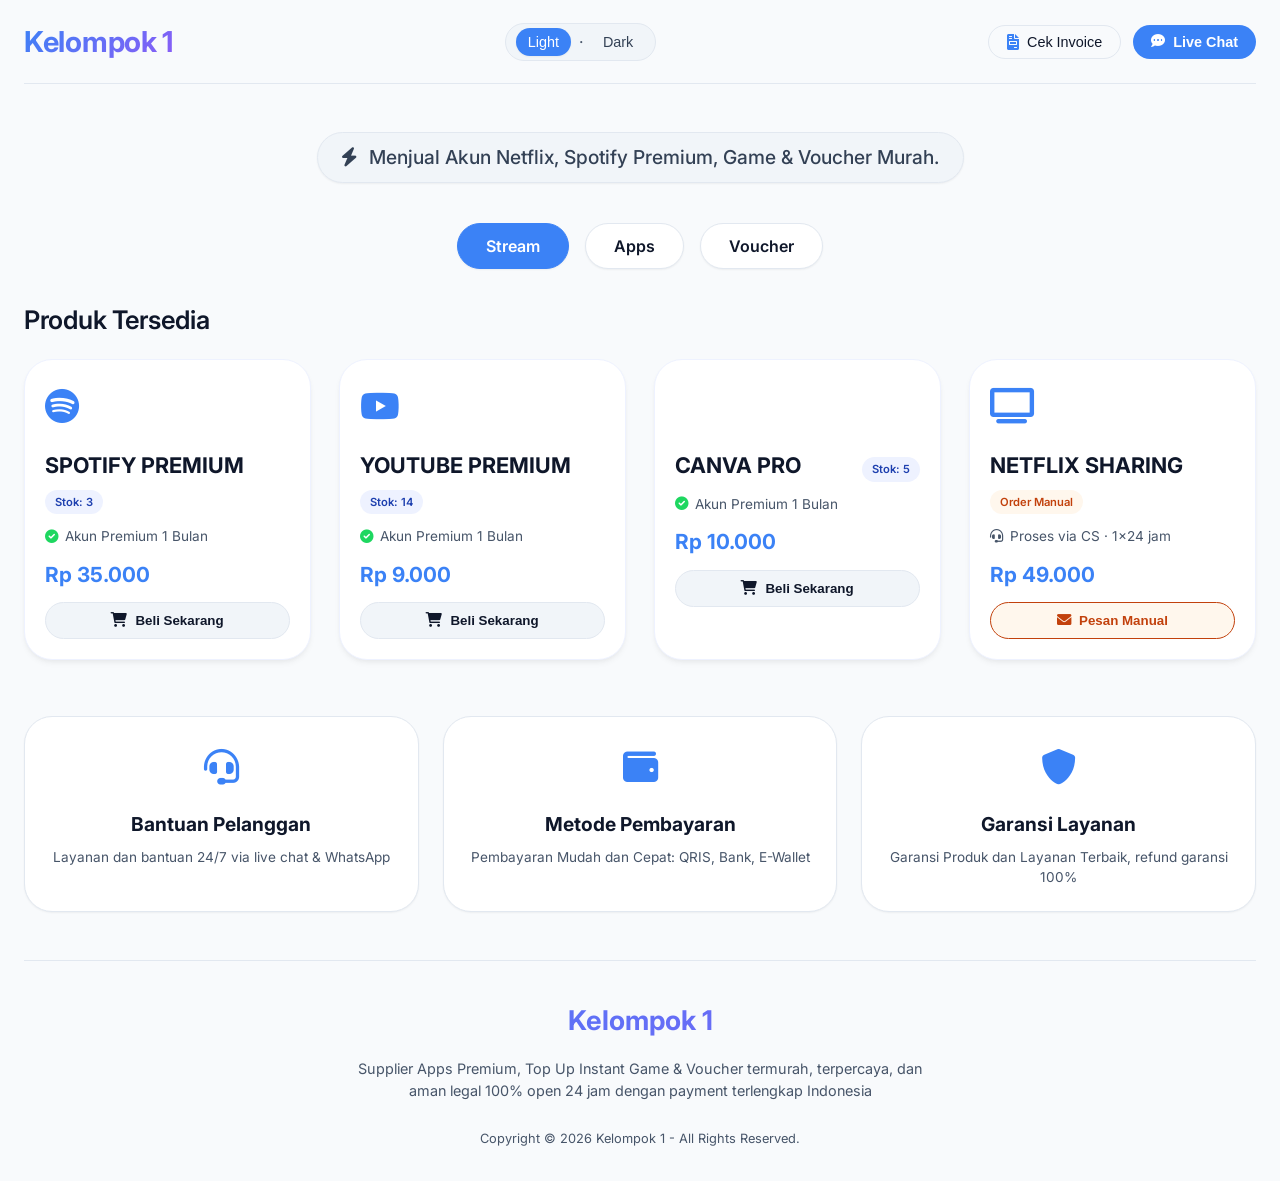
<file: updates/index1.html>
<!DOCTYPE html>
<html lang="id">
<head>
    <meta charset="UTF-8">
    <meta name="viewport" content="width=device-width, initial-scale=1.0, maximum-scale=1.0, user-scalable=yes">
    <title>Kelompok 1 - Supplier Apps & Voucher Premium</title>
    <!-- Font Awesome 6 (free) -->
    <link rel="stylesheet" href="https://cdnjs.cloudflare.com/ajax/libs/font-awesome/6.0.0-beta3/css/all.min.css">
    <!-- Google Fonts: Inter modern sans -->
    <link href="https://fonts.googleapis.com/css2?family=Inter:opsz,wght@14..32,300;14..32,400;14..32,500;14..32,600;14..32,700&display=swap" rel="stylesheet">
    <style>
        * {
            margin: 0;
            padding: 0;
            box-sizing: border-box;
            transition: background-color 0.25s ease, color 0.2s ease, border-color 0.2s ease;
        }

        body {
            font-family: 'Inter', sans-serif;
            background-color: var(--bg-body);
            color: var(--text-primary);
            line-height: 1.5;
        }

        /* CSS Variables for Light Mode (default) */
        :root {
            --bg-body: #f8fafc;
            --bg-surface: #ffffff;
            --bg-card: #ffffff;
            --bg-elevated: #f1f5f9;
            --text-primary: #0f172a;
            --text-secondary: #334155;
            --text-muted: #475569;
            --border-light: #e2e8f0;
            --border-card: #eef2ff;
            --accent: #3b82f6;
            --accent-hover: #2563eb;
            --badge-bg: #eef2ff;
            --badge-text: #1e40af;
            --manual-bg: #fff7ed;
            --manual-text: #c2410c;
            --shadow-sm: 0 1px 2px 0 rgb(0 0 0 / 0.05);
            --shadow-md: 0 4px 6px -1px rgb(0 0 0 / 0.05), 0 2px 4px -1px rgb(0 0 0 / 0.03);
            --shadow-lg: 0 10px 15px -3px rgb(0 0 0 / 0.08), 0 4px 6px -2px rgb(0 0 0 / 0.05);
        }

        /* Dark Mode Variables */
        body.dark {
            --bg-body: #0b1120;
            --bg-surface: #111827;
            --bg-card: #1e293b;
            --bg-elevated: #1f2a3e;
            --text-primary: #f1f5f9;
            --text-secondary: #cbd5e1;
            --text-muted: #94a3b8;
            --border-light: #1f2a3e;
            --border-card: #2d3a4e;
            --accent: #60a5fa;
            --accent-hover: #3b82f6;
            --badge-bg: #1e2a47;
            --badge-text: #93c5fd;
            --manual-bg: #2c2418;
            --manual-text: #fdba74;
            --shadow-sm: 0 1px 2px 0 rgb(0 0 0 / 0.3);
            --shadow-md: 0 4px 6px -1px rgb(0 0 0 / 0.3);
            --shadow-lg: 0 10px 15px -3px rgb(0 0 0 / 0.4);
        }

        /* container */
        .container {
            max-width: 1280px;
            margin: 0 auto;
            padding: 0 24px;
        }

        /* header */
        .header {
            display: flex;
            flex-wrap: wrap;
            align-items: center;
            justify-content: space-between;
            gap: 16px;
            padding: 20px 0;
            border-bottom: 1px solid var(--border-light);
        }

        .logo h1 {
            font-size: 1.8rem;
            font-weight: 700;
            background: linear-gradient(135deg, var(--accent), #8b5cf6);
            background-clip: text;
            -webkit-background-clip: text;
            color: transparent;
            letter-spacing: -0.3px;
        }

        .theme-toggles {
            display: flex;
            align-items: center;
            gap: 8px;
            background: var(--bg-elevated);
            padding: 4px 10px;
            border-radius: 60px;
            border: 1px solid var(--border-light);
        }

        .theme-btn {
            background: transparent;
            border: none;
            font-size: 0.9rem;
            font-weight: 500;
            padding: 6px 12px;
            border-radius: 40px;
            cursor: pointer;
            color: var(--text-secondary);
            transition: all 0.2s;
        }

        .theme-btn.active {
            background: var(--accent);
            color: white;
            box-shadow: var(--shadow-sm);
        }

        .theme-btn:not(.active):hover {
            background: var(--bg-surface);
            color: var(--text-primary);
        }

        .action-buttons {
            display: flex;
            gap: 12px;
        }

        .btn-outline {
            background: transparent;
            border: 1px solid var(--border-light);
            padding: 8px 18px;
            border-radius: 40px;
            font-weight: 500;
            font-size: 0.9rem;
            color: var(--text-primary);
            cursor: pointer;
            transition: 0.2s;
            display: flex;
            align-items: center;
            gap: 8px;
        }

        .btn-outline i {
            font-size: 1rem;
            color: var(--accent);
        }

        .btn-outline:hover {
            background: var(--bg-elevated);
            border-color: var(--accent);
            transform: translateY(-1px);
        }

        .btn-primary {
            background: var(--accent);
            border: none;
            padding: 8px 18px;
            border-radius: 40px;
            font-weight: 600;
            font-size: 0.9rem;
            color: white;
            cursor: pointer;
            transition: 0.2s;
            display: flex;
            align-items: center;
            gap: 8px;
        }

        .btn-primary:hover {
            background: var(--accent-hover);
            transform: translateY(-1px);
        }

        /* hero / tagline */
        .hero {
            text-align: center;
            margin: 48px 0 32px;
        }

        .hero-tagline {
            font-size: 1.2rem;
            font-weight: 500;
            background: var(--bg-elevated);
            display: inline-block;
            padding: 10px 24px;
            border-radius: 60px;
            color: var(--text-secondary);
            backdrop-filter: blur(4px);
            box-shadow: var(--shadow-sm);
            border: 1px solid var(--border-light);
        }

        /* category tabs (Stream, Apps, Voucher) */
        .categories {
            display: flex;
            justify-content: center;
            gap: 16px;
            margin: 40px 0 32px;
            flex-wrap: wrap;
        }

        .cat-item {
            background: var(--bg-surface);
            border: 1px solid var(--border-light);
            padding: 10px 28px;
            border-radius: 40px;
            font-weight: 600;
            font-size: 1rem;
            cursor: default;
            box-shadow: var(--shadow-sm);
            color: var(--text-primary);
        }

        .cat-item.active {
            background: var(--accent);
            color: white;
            border-color: var(--accent);
        }

        /* product grid */
        .section-title {
            font-size: 1.6rem;
            font-weight: 600;
            margin: 24px 0 16px;
            letter-spacing: -0.3px;
        }

        .products-grid {
            display: grid;
            grid-template-columns: repeat(auto-fill, minmax(260px, 1fr));
            gap: 28px;
            margin: 20px 0 48px;
        }

        .product-card {
            background: var(--bg-card);
            border-radius: 28px;
            padding: 20px;
            box-shadow: var(--shadow-md);
            border: 1px solid var(--border-card);
            transition: transform 0.2s, box-shadow 0.2s;
        }

        .product-card:hover {
            transform: translateY(-4px);
            box-shadow: var(--shadow-lg);
        }

        .product-icon {
            font-size: 2.2rem;
            margin-bottom: 16px;
            color: var(--accent);
        }

        .product-title {
            font-size: 1.35rem;
            font-weight: 700;
            display: flex;
            justify-content: space-between;
            align-items: baseline;
            flex-wrap: wrap;
            gap: 8px;
            margin-bottom: 12px;
        }

        .product-title span:first-child {
            color: var(--text-primary);
        }

        .stock-badge {
            background: var(--badge-bg);
            color: var(--badge-text);
            font-size: 0.7rem;
            font-weight: 600;
            padding: 4px 10px;
            border-radius: 30px;
        }

        .manual-badge {
            background: var(--manual-bg);
            color: var(--manual-text);
            font-size: 0.7rem;
            font-weight: 600;
            padding: 4px 10px;
            border-radius: 30px;
        }

        .product-desc {
            font-size: 0.85rem;
            color: var(--text-muted);
            margin: 8px 0 12px;
            display: flex;
            align-items: center;
            gap: 6px;
        }

        .price {
            font-weight: 700;
            font-size: 1.3rem;
            margin: 12px 0;
            color: var(--accent);
        }

        .buy-btn {
            width: 100%;
            background: var(--bg-elevated);
            border: 1px solid var(--border-light);
            padding: 10px 0;
            border-radius: 40px;
            font-weight: 600;
            cursor: pointer;
            transition: 0.2s;
            color: var(--text-primary);
            display: flex;
            align-items: center;
            justify-content: center;
            gap: 8px;
        }

        .buy-btn i {
            font-size: 0.9rem;
        }

        .buy-btn:hover {
            background: var(--accent);
            border-color: var(--accent);
            color: white;
        }

        .btn-manual {
            background: var(--manual-bg);
            border-color: var(--manual-text);
            color: var(--manual-text);
        }

        .btn-manual:hover {
            background: var(--manual-text);
            color: #1e1b10;
            border-color: var(--manual-text);
        }

        /* features row */
        .features {
            display: flex;
            flex-wrap: wrap;
            justify-content: space-between;
            gap: 24px;
            margin: 56px 0 48px;
        }

        .feature-item {
            flex: 1;
            min-width: 180px;
            background: var(--bg-surface);
            padding: 24px 16px;
            border-radius: 28px;
            text-align: center;
            border: 1px solid var(--border-light);
            box-shadow: var(--shadow-sm);
        }

        .feature-icon {
            font-size: 2.2rem;
            margin-bottom: 16px;
            color: var(--accent);
        }

        .feature-title {
            font-weight: 700;
            font-size: 1.2rem;
            margin-bottom: 8px;
        }

        .feature-desc {
            font-size: 0.85rem;
            color: var(--text-muted);
        }

        /* footer */
        .footer {
            border-top: 1px solid var(--border-light);
            padding: 40px 0 32px;
            margin-top: 20px;
            text-align: center;
        }

        .footer-logo {
            font-size: 1.7rem;
            font-weight: 700;
            background: linear-gradient(135deg, var(--accent), #8b5cf6);
            background-clip: text;
            -webkit-background-clip: text;
            color: transparent;
            margin-bottom: 16px;
        }

        .footer-desc {
            max-width: 600px;
            margin: 12px auto;
            color: var(--text-muted);
            font-size: 0.9rem;
        }

        .copyright {
            margin-top: 28px;
            font-size: 0.8rem;
            color: var(--text-muted);
        }

        /* Responsive */
        @media (max-width: 768px) {
            .container {
                padding: 0 20px;
            }
            .header {
                flex-direction: column;
                align-items: stretch;
            }
            .action-buttons {
                justify-content: center;
            }
            .theme-toggles {
                align-self: center;
            }
            .hero-tagline {
                font-size: 1rem;
                padding: 8px 18px;
            }
            .products-grid {
                gap: 20px;
            }
        }

        @media (max-width: 480px) {
            .product-title {
                font-size: 1.2rem;
            }
            .features {
                flex-direction: column;
            }
        }

        /* Notifications for demo */
        .toast-msg {
            position: fixed;
            bottom: 24px;
            left: 50%;
            transform: translateX(-50%);
            background: var(--accent);
            color: white;
            padding: 10px 24px;
            border-radius: 60px;
            font-size: 0.85rem;
            font-weight: 500;
            z-index: 1000;
            opacity: 0;
            transition: opacity 0.2s;
            pointer-events: none;
            box-shadow: var(--shadow-lg);
        }
    </style>
</head>
<body>
    <div class="container">
        <!-- Header -->
        <div class="header">
            <div class="logo">
                <h1>Kelompok 1</h1>
            </div>
            <div class="theme-toggles">
                <button class="theme-btn" id="lightModeBtn">Light</button>
                <span style="color: var(--text-muted);">·</span>
                <button class="theme-btn" id="darkModeBtn">Dark</button>
            </div>
            <div class="action-buttons">
                <button class="btn-outline" id="invoiceBtn"><i class="fas fa-file-invoice"></i> Cek Invoice</button>
                <button class="btn-primary" id="liveChatBtn"><i class="fas fa-comment-dots"></i> Live Chat</button>
            </div>
        </div>

        <!-- Hero Tagline -->
        <div class="hero">
            <div class="hero-tagline">
                <i class="fas fa-bolt" style="margin-right: 8px;"></i> Menjual Akun Netflix, Spotify Premium, Game & Voucher Murah.
            </div>
        </div>

        <!-- Kategori Stream · Apps · Voucher (static, menyesuaikan tampilan gambar) -->
        <div class="categories">
            <div class="cat-item active">Stream</div>
            <div class="cat-item">Apps</div>
            <div class="cat-item">Voucher</div>
        </div>

        <!-- Daftar Produk sesuai gambar: Spotify, YouTube, Canva, Netflix -->
        <div>
            <h2 class="section-title">Produk Tersedia</h2>
            <div class="products-grid">
                <!-- Spotify Premium -->
                <div class="product-card">
                    <div class="product-icon"><i class="fab fa-spotify"></i></div>
                    <div class="product-title">
                        <span>SPOTIFY PREMIUM</span>
                        <span class="stock-badge">Stok: 3</span>
                    </div>
                    <div class="product-desc">
                        <i class="fas fa-check-circle" style="color: #1ed760;"></i> Akun Premium 1 Bulan
                    </div>
                    <div class="price">Rp 35.000</div>
                    <button class="buy-btn product-buy" data-product="Spotify Premium"><i class="fas fa-shopping-cart"></i> Beli Sekarang</button>
                </div>

                <!-- YouTube Premium -->
                <div class="product-card">
                    <div class="product-icon"><i class="fab fa-youtube"></i></div>
                    <div class="product-title">
                        <span>YOUTUBE PREMIUM</span>
                        <span class="stock-badge">Stok: 14</span>
                    </div>
                    <div class="product-desc">
                        <i class="fas fa-check-circle" style="color: #1ed760;"></i> Akun Premium 1 Bulan
                    </div>
                    <div class="price">Rp 9.000</div>
                    <button class="buy-btn product-buy" data-product="YouTube Premium"><i class="fas fa-shopping-cart"></i> Beli Sekarang</button>
                </div>

                <!-- Canva PRO -->
                <div class="product-card">
                    <div class="product-icon"><i class="fab fa-canva"></i></div>
                    <div class="product-title">
                        <span>CANVA PRO</span>
                        <span class="stock-badge">Stok: 5</span>
                    </div>
                    <div class="product-desc">
                        <i class="fas fa-check-circle" style="color: #1ed760;"></i> Akun Premium 1 Bulan
                    </div>
                    <div class="price">Rp 10.000</div>
                    <button class="buy-btn product-buy" data-product="Canva PRO"><i class="fas fa-shopping-cart"></i> Beli Sekarang</button>
                </div>

                <!-- NETFLIX SHARING (Order Manual) -->
                <div class="product-card">
                    <div class="product-icon"><i class="fas fa-tv"></i></div>
                    <div class="product-title">
                        <span>NETFLIX SHARING</span>
                        <span class="manual-badge">Order Manual</span>
                    </div>
                    <div class="product-desc">
                        <i class="fas fa-headset"></i> Proses via CS · 1x24 jam
                    </div>
                    <div class="price">Rp 49.000</div>
                    <button class="buy-btn btn-manual product-buy" data-product="Netflix Sharing (Manual)"><i class="fas fa-envelope"></i> Pesan Manual</button>
                </div>
            </div>
        </div>

        <!-- 3 Layanan Unggulan: Bantuan Pelanggan, Metode Pembayaran, Garansi Layanan -->
        <div class="features">
            <div class="feature-item">
                <div class="feature-icon"><i class="fas fa-headset"></i></div>
                <div class="feature-title">Bantuan Pelanggan</div>
                <div class="feature-desc">Layanan dan bantuan 24/7 via live chat & WhatsApp</div>
            </div>
            <div class="feature-item">
                <div class="feature-icon"><i class="fas fa-wallet"></i></div>
                <div class="feature-title">Metode Pembayaran</div>
                <div class="feature-desc">Pembayaran Mudah dan Cepat: QRIS, Bank, E-Wallet</div>
            </div>
            <div class="feature-item">
                <div class="feature-icon"><i class="fas fa-shield-alt"></i></div>
                <div class="feature-title">Garansi Layanan</div>
                <div class="feature-desc">Garansi Produk dan Layanan Terbaik, refund garansi 100%</div>
            </div>
        </div>

        <!-- Footer -->
        <div class="footer">
            <div class="footer-logo">Kelompok 1</div>
            <div class="footer-desc">
                Supplier Apps Premium, Top Up Instant Game & Voucher termurah, terpercaya, dan aman legal 100% open 24 jam dengan payment terlengkap Indonesia
            </div>
            <div class="copyright">
                Copyright © 2026 Kelompok 1 - All Rights Reserved.
            </div>
        </div>
    </div>

    <!-- Simple toast notifikasi -->
    <div id="toastMsg" class="toast-msg">Demo notifikasi</div>

    <script>
        // Dark / Light Mode Logic sesuai "Light · Dark"
        const body = document.body;
        const lightBtn = document.getElementById('lightModeBtn');
        const darkBtn = document.getElementById('darkModeBtn');

        // Cek preferensi local storage
        function setTheme(theme) {
            if (theme === 'dark') {
                body.classList.add('dark');
                localStorage.setItem('kelompok1-theme', 'dark');
                darkBtn.classList.add('active');
                lightBtn.classList.remove('active');
            } else {
                body.classList.remove('dark');
                localStorage.setItem('kelompok1-theme', 'light');
                lightBtn.classList.add('active');
                darkBtn.classList.remove('active');
            }
        }

        const savedTheme = localStorage.getItem('kelompok1-theme');
        if (savedTheme === 'dark') {
            setTheme('dark');
        } else {
            setTheme('light');
        }

        lightBtn.addEventListener('click', () => setTheme('light'));
        darkBtn.addEventListener('click', () => setTheme('dark'));

        // Fungsi toast sederhana
        const toast = document.getElementById('toastMsg');
        function showMessage(text, isError = false) {
            toast.style.backgroundColor = isError ? '#dc2626' : 'var(--accent)';
            toast.textContent = text;
            toast.style.opacity = '1';
            setTimeout(() => {
                toast.style.opacity = '0';
            }, 2500);
        }

        // Tombol Cek Invoice & Live Chat
        const invoiceBtn = document.getElementById('invoiceBtn');
        const chatBtn = document.getElementById('liveChatBtn');

        invoiceBtn.addEventListener('click', () => {
            showMessage('📄 Demo: Silakan hubungi CS untuk cek invoice (info@kelompok1.com)');
        });

        chatBtn.addEventListener('click', () => {
            showMessage('💬 Live Chat 24/7 siap membantu! (Demo interaksi)');
        });

        // Tombol Beli / Pesan pada produk (simulasi)
        const buyButtons = document.querySelectorAll('.product-buy');
        buyButtons.forEach(btn => {
            btn.addEventListener('click', (e) => {
                e.stopPropagation();
                const productName = btn.getAttribute('data-product') || 'produk';
                // Jika tombol berkelas btn-manual, bedakan pesan
                if (btn.classList.contains('btn-manual')) {
                    showMessage(`📞 Produk ${productName} memerlukan order manual. Silakan hubungi Live Chat!`);
                } else {
                    showMessage(`✅ ${productName} ditambahkan ke keranjang demo. Pengiriman instan 1 detik! (Simulasi)`);
                }
            });
        });

        // Interaksi tambahan untuk efek live chat / invoice bisa memberi kesan dinamis
        // Optional: menampilkan informasi bahwa stok terbatas di beberapa produk
        const stockSpots = document.querySelectorAll('.stock-badge');
        stockSpots.forEach(badge => {
            if (badge.innerText.includes('Stok: 3')) {
                // tidak ada aksi khusus, hanya visual
            }
        });

        // Simulasi mengingatkan pengguna bahwa Disney adalah manual order
        console.log('Landing page Kelompok 1 siap — berdasarkan gambar yang disediakan');
        
        // sedikit sentuhan tambahan untuk tombol kategori (hanya visual, tidak ada filter produk biar sederhana)
        const catItems = document.querySelectorAll('.cat-item');
        catItems.forEach(cat => {
            cat.addEventListener('click', function() {
                // Hanya memberi notifikasi bahwa ini demo kategori, tidak merubah data karena landing sederhana
                showMessage(`🔍 Menampilkan kategori "${this.innerText}" (demo) — semua produk tersedia`);
                catItems.forEach(c => c.classList.remove('active'));
                this.classList.add('active');
            });
        });
    </script>
</body>
</html>
</file>
<file: style.css>
* {
    margin: 0;
    padding: 0;
    box-sizing: border-box;
    transition: background-color 0.25s ease, color 0.2s ease, border-color 0.2s ease;
}

body {
    font-family: 'Inter', sans-serif;
    background-color: var(--bg-body);
    color: var(--text-primary);
    line-height: 1.5;
}

:root {
    --bg-body: #f8fafc;
    --bg-surface: #ffffff;
    --bg-card: #ffffff;
    --bg-elevated: #f1f5f9;
    --text-primary: #0f172a;
    --text-secondary: #334155;
    --text-muted: #475569;
    --border-light: #e2e8f0;
    --border-card: #eef2ff;
    --accent: #3b82f6;
    --accent-hover: #2563eb;
    --badge-bg: #eef2ff;
    --badge-text: #1e40af;
    --manual-bg: #fff7ed;
    --manual-text: #c2410c;
    --shadow-sm: 0 1px 2px 0 rgb(0 0 0 / 0.05);
    --shadow-md: 0 4px 6px -1px rgb(0 0 0 / 0.05), 0 2px 4px -1px rgb(0 0 0 / 0.03);
    --shadow-lg: 0 10px 15px -3px rgb(0 0 0 / 0.08), 0 4px 6px -2px rgb(0 0 0 / 0.05);
}

body.dark {
    --bg-body: #0b1120;
    --bg-surface: #111827;
    --bg-card: #1e293b;
    --bg-elevated: #1f2a3e;
    --text-primary: #f1f5f9;
    --text-secondary: #cbd5e1;
    --text-muted: #94a3b8;
    --border-light: #1f2a3e;
    --border-card: #2d3a4e;
    --accent: #60a5fa;
    --accent-hover: #3b82f6;
    --badge-bg: #1e2a47;
    --badge-text: #93c5fd;
    --manual-bg: #2c2418;
    --manual-text: #fdba74;
    --shadow-sm: 0 1px 2px 0 rgb(0 0 0 / 0.3);
    --shadow-md: 0 4px 6px -1px rgb(0 0 0 / 0.3);
    --shadow-lg: 0 10px 15px -3px rgb(0 0 0 / 0.4);
}

.container {
    max-width: 1280px;
    margin: 0 auto;
    padding: 0 24px;
}

.header {
    display: flex;
    flex-wrap: wrap;
    align-items: center;
    justify-content: space-between;
    gap: 16px;
    padding: 20px 0;
    border-bottom: 1px solid var(--border-light);
}

.brand-section {
    display: flex;
    align-items: center;
    gap: 20px;
    flex-wrap: wrap;
}

.logo h1 {
    font-size: 1.8rem;
    font-weight: 700;
    background: linear-gradient(135deg, var(--accent), #8b5cf6);
    background-clip: text;
    -webkit-background-clip: text;
    color: transparent;
    letter-spacing: -0.3px;
}

.theme-toggles {
    display: flex;
    align-items: center;
    gap: 8px;
    background: var(--bg-elevated);
    padding: 4px 10px;
    border-radius: 60px;
    border: 1px solid var(--border-light);
}

.theme-btn {
    background: transparent;
    border: none;
    font-size: 0.9rem;
    font-weight: 500;
    padding: 6px 12px;
    border-radius: 40px;
    cursor: pointer;
    color: var(--text-secondary);
    transition: all 0.2s;
}

.theme-btn.active {
    background: var(--accent);
    color: white;
    box-shadow: var(--shadow-sm);
}

.theme-btn:not(.active):hover {
    background: var(--bg-surface);
    color: var(--text-primary);
}

.action-buttons {
    display: flex;
    gap: 12px;
}

.btn-none {
    background: transparent;
    border: 0px solid var(--border-light);
    padding: 8px 18px;
    border-radius: 40px;
    font-weight: 500;
    font-size: 0.9rem;
    color: var(--text-primary);
    cursor: pointer;
    transition: 0.2s;
    display: flex;
    align-items: center;
    gap: 8px;
}

.btn-outline {
    background: transparent;
    border: 1px solid var(--border-light);
    padding: 8px 18px;
    border-radius: 40px;
    font-weight: 500;
    font-size: 0.9rem;
    color: var(--text-primary);
    cursor: pointer;
    transition: 0.2s;
    display: flex;
    align-items: center;
    gap: 8px;
}

.btn-outline i {
    font-size: 1rem;
    color: var(--accent);
}

.btn-outline:hover {
    background: var(--bg-elevated);
    border-color: var(--accent);
    transform: translateY(-1px);
}

.btn-primary {
    background: var(--accent);
    border: none;
    padding: 8px 18px;
    border-radius: 40px;
    font-weight: 600;
    font-size: 0.9rem;
    color: white;
    cursor: pointer;
    transition: 0.2s;
    display: flex;
    align-items: center;
    gap: 8px;
}

.btn-primary:hover {
    background: var(--accent-hover);
    transform: translateY(-1px);
}

.hero {
    text-align: center;
    margin: 48px 0 32px;
}

.hero-tagline {
    font-size: 1.2rem;
    font-weight: 500;
    background: var(--bg-elevated);
    display: inline-block;
    padding: 10px 24px;
    border-radius: 60px;
    color: var(--text-secondary);
    backdrop-filter: blur(4px);
    box-shadow: var(--shadow-sm);
    border: 1px solid var(--border-light);
}

.categories {
    display: flex;
    justify-content: center;
    gap: 16px;
    margin: 40px 0 32px;
    flex-wrap: wrap;
}

.cat-item {
    background: var(--bg-surface);
    border: 1px solid var(--border-light);
    padding: 10px 28px;
    border-radius: 40px;
    font-weight: 600;
    font-size: 1rem;
    cursor: pointer;
    box-shadow: var(--shadow-sm);
    color: var(--text-primary);
    transition: all 0.2s;
}

.cat-item.active {
    background: var(--accent);
    color: white;
    border-color: var(--accent);
}

.cat-item:hover:not(.active) {
    background: var(--bg-elevated);
    transform: translateY(-2px);
}

.section-title {
    font-size: 1.6rem;
    font-weight: 600;
    margin: 24px 0 16px;
    letter-spacing: -0.3px;
}

.products-grid {
    display: grid;
    grid-template-columns: repeat(auto-fill, minmax(260px, 1fr));
    gap: 28px;
    margin: 20px 0 48px;
}

.product-card {
    background: var(--bg-card);
    border-radius: 28px;
    padding: 20px;
    box-shadow: var(--shadow-md);
    border: 1px solid var(--border-card);
    transition: transform 0.2s, box-shadow 0.2s;
}

.product-card:hover {
    transform: translateY(-4px);
    box-shadow: var(--shadow-lg);
}

.custom-logo {
    width: 42px;
    height: 42px;
    object-fit: contain;
    display: inline-flex;
}

.product-icon {
    display: flex;
    align-items: center;
    justify-content: left;
    min-height: 52px;
    font-size: 2.2rem;
    margin-bottom: 16px;
    color: var(--accent);
}

.product-title {
    font-size: 1.35rem;
    font-weight: 700;
    display: flex;
    flex-direction: column;
    align-items: flex-start;
    gap: 8px;
    margin-bottom: 12px;
}

.product-title span:first-child {
    color: var(--text-primary);
    font-weight: 700;
}

.stock-badge {
    background: var(--badge-bg);
    color: var(--badge-text);
    font-size: 0.7rem;
    font-weight: 600;
    padding: 4px 10px;
    border-radius: 30px;
    align-self: flex-start;
}

.manual-badge {
    background: var(--manual-bg);
    color: var(--manual-text);
    font-size: 0.7rem;
    font-weight: 600;
    padding: 4px 10px;
    border-radius: 30px;
    align-self: flex-start;
}

.product-desc {
    font-size: 0.85rem;
    color: var(--text-muted);
    margin: 8px 0 12px;
    display: flex;
    align-items: center;
    gap: 6px;
}

.price {
    font-weight: 700;
    font-size: 1.3rem;
    margin: 12px 0;
    color: var(--accent);
}

.buy-btn {
    width: 100%;
    background: var(--bg-elevated);
    border: 1px solid var(--border-light);
    padding: 10px 0;
    border-radius: 40px;
    font-weight: 600;
    cursor: pointer;
    transition: 0.2s;
    color: var(--text-primary);
    display: flex;
    align-items: center;
    justify-content: center;
    gap: 8px;
}

.buy-btn i {
    font-size: 0.9rem;
}

.buy-btn:hover {
    background: var(--accent);
    border-color: var(--accent);
    color: white;
}

.btn-manual {
    background: var(--manual-bg);
    border-color: var(--manual-text);
    color: var(--manual-text);
}

.btn-manual:hover {
    background: var(--manual-text);
    color: #1e1b10;
    border-color: var(--manual-text);
}

.features {
    display: flex;
    flex-wrap: wrap;
    justify-content: space-between;
    gap: 24px;
    margin: 56px 0 48px;
}

.feature-item {
    flex: 1;
    min-width: 180px;
    background: var(--bg-surface);
    padding: 24px 16px;
    border-radius: 28px;
    text-align: center;
    border: 1px solid var(--border-light);
    box-shadow: var(--shadow-sm);
}

.feature-icon {
    font-size: 2.2rem;
    margin-bottom: 16px;
    color: var(--accent);
}

.feature-title {
    font-weight: 700;
    font-size: 1.2rem;
    margin-bottom: 8px;
}

.feature-desc {
    font-size: 0.85rem;
    color: var(--text-muted);
}

.footer {
    border-top: 1px solid var(--border-light);
    padding: 40px 0 32px;
    margin-top: 20px;
    text-align: center;
}

.footer-logo {
    font-size: 1.7rem;
    font-weight: 700;
    background: linear-gradient(135deg, var(--accent), #8b5cf6);
    background-clip: text;
    -webkit-background-clip: text;
    color: transparent;
    margin-bottom: 16px;
}

.footer-desc {
    max-width: 600px;
    margin: 12px auto;
    color: var(--text-muted);
    font-size: 0.9rem;
}

.copyright {
    margin-top: 28px;
    font-size: 0.8rem;
    color: var(--text-muted);
}

@media (max-width: 768px) {
    .container {
        padding: 0 20px;
    }
    .header {
        flex-direction: column;
        align-items: stretch;
    }
    .brand-section {
        justify-content: space-between;
    }
    .action-buttons {
        justify-content: center;
    }
    .hero-tagline {
        font-size: 1rem;
        padding: 8px 18px;
    }
    .products-grid {
        gap: 20px;
    }
}

@media (max-width: 480px) {
    .product-title {
        font-size: 1.2rem;
    }
    .features {
        flex-direction: column;
    }
}

.toast-msg {
    position: fixed;
    bottom: 24px;
    left: 50%;
    transform: translateX(-50%);
    background: var(--accent);
    color: white;
    padding: 10px 24px;
    border-radius: 60px;
    font-size: 0.85rem;
    font-weight: 500;
    z-index: 1000;
    opacity: 0;
    transition: opacity 0.2s;
    pointer-events: none;
    box-shadow: var(--shadow-lg);
}
</file>
